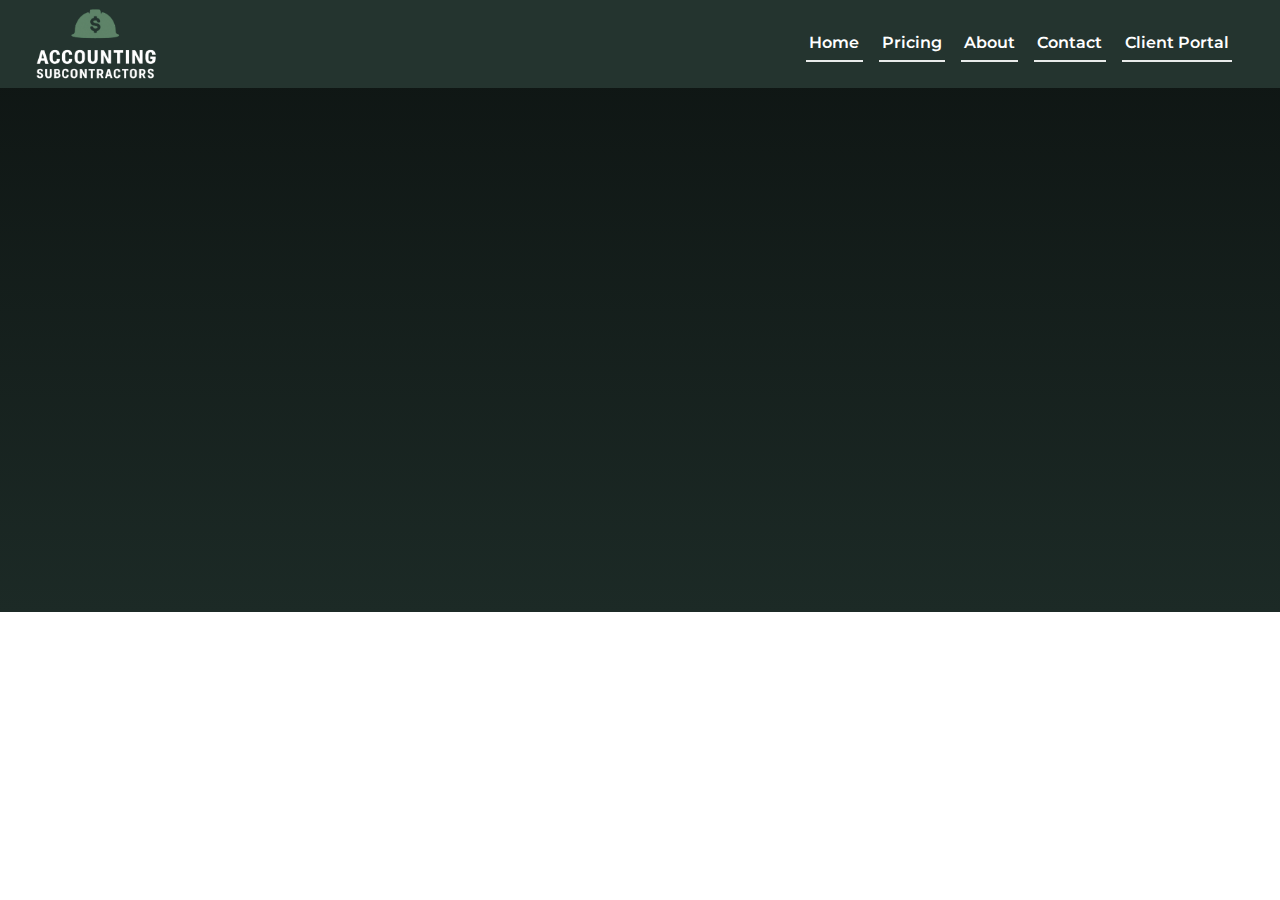
<file: client-portal.html>
<!DOCTYPE html>
<html lang="en">
<head>
  <meta charset="utf-8" />
  <meta name="viewport" content="width=device-width, initial-scale=1" />
  <title>Client Portal | Accounting Subcontractors</title>

  <link rel="stylesheet" href="styles.css" />
  <link rel="icon" href="images/acc_sub_Logo.png" type="image/png" />
  <link href="https://fonts.googleapis.com/css2?family=Montserrat:wght@400;600;700&display=swap" rel="stylesheet" />

  <!-- Social/OG (nice when this URL is shared) -->
  <meta property="og:title" content="Accounting Subcontractors Client Portal" />
  <meta property="og:description" content="Secure access to your documents, tasks, and messages." />
  <meta property="og:image" content="images/acc_sub_Logo.png" />
  <meta name="theme-color" content="#24342F" />

  <style>
    :root{
      --deep-green-black: #24342F;
      --sage-green: #5A775F;
      --pure-white: #fff;
    }
    body.portal-landing .site-header { background: var(--deep-green-black); }
    .portal-hero {
      min-height: 60vh;
      display: grid;
      place-items: center;
      text-align: center;
      padding: 3rem 1rem;
      background: linear-gradient(180deg, #0f1614, #1c2a26);
      color: var(--pure-white);
    }
    .portal-card {
      background: #ffffff10;
      border: 1px solid #ffffff30;
      backdrop-filter: blur(8px);
      border-radius: 16px;
      padding: 2rem;
      max-width: 640px;
      margin: 0 auto;
      box-shadow: 0 10px 30px rgba(0,0,0,.25);
    }
    .portal-card img.logo {
      width: 120px; height: auto; margin-bottom: 1rem;
      filter: drop-shadow(0 4px 10px rgba(0,0,0,.35));
    }
    .portal-card h1 { font-size: 1.9rem; margin: .25rem 0 .75rem; }
    .portal-card p  { opacity: .9; margin-bottom: 1.25rem; }

    .portal-actions {
      display: flex; gap: .75rem; justify-content: center; flex-wrap: wrap;
    }
    .btn-primary {
      display: inline-block; background: var(--sage-green); color:#fff;
      padding: .9rem 1.4rem; border-radius: 10px; font-weight: 700;
      text-decoration: none; border: 2px solid var(--sage-green);
      transition: background .25s ease, transform .05s ease;
    }
    .btn-primary:hover { background:#2e6d4a; }
    .btn-primary:active { transform: translateY(1px); }

    .hint { font-size: .95rem; opacity: .85; margin-top: .75rem; }
    .spinner {
      width: 28px; height: 28px; border: 3px solid #fff5; border-top-color: #fff;
      border-radius: 50%; margin: .75rem auto 0; animation: spin 1s linear infinite;
    }
    @keyframes spin { to { transform: rotate(360deg); } }
  </style>
</head>
<body class="portal-landing">
  <header class="site-header">
    <div class="container">
      <img src="images/acc_sub_Logo.png" alt="Accounting Subcontractors" class="site-logo" />
      <nav class="site-nav">
        <div class="nav-links">
          <a href="index.html">Home</a>
          <a href="pricing.html">Pricing</a>
          <a href="about.html">About</a>
          <a href="index.html#contact">Contact</a>
          <a href="https://martintaxadvisory.clientportal.com/#/login" target="_blank" class="client-portal-btn">Client Portal</a>
        </div>
      </nav>
    </div>
  </header>

  <main>
    <section class="portal-hero">
      <div class="portal-card fade-in">
        <img src="images/acc_sub_Logo.png" alt="Accounting Subcontractors" class="logo" />
        <h1>Client Portal</h1>
        <p>Secure access to your documents, tasks, and messages. You’ll continue to our portal in a moment.</p>

        <div class="portal-actions">
          <a id="continueBtn" class="btn-primary"
             href="https://martintaxadvisory.clientportal.com/#/login"
             target="_self" rel="noopener">
            Continue to Portal
          </a>
        </div>
        <div class="hint">If nothing happens, click the button above.</div>
        <div class="spinner" aria-hidden="true"></div>
      </div>
    </section>
  </main>

  <script>
    // Optional auto-redirect after a short, friendly delay
    const PORTAL_URL = "https://martintaxadvisory.clientportal.com/#/login";
    setTimeout(() => { window.location.assign(PORTAL_URL); }, 1200);
  </script>
</body>
</html>
</file>
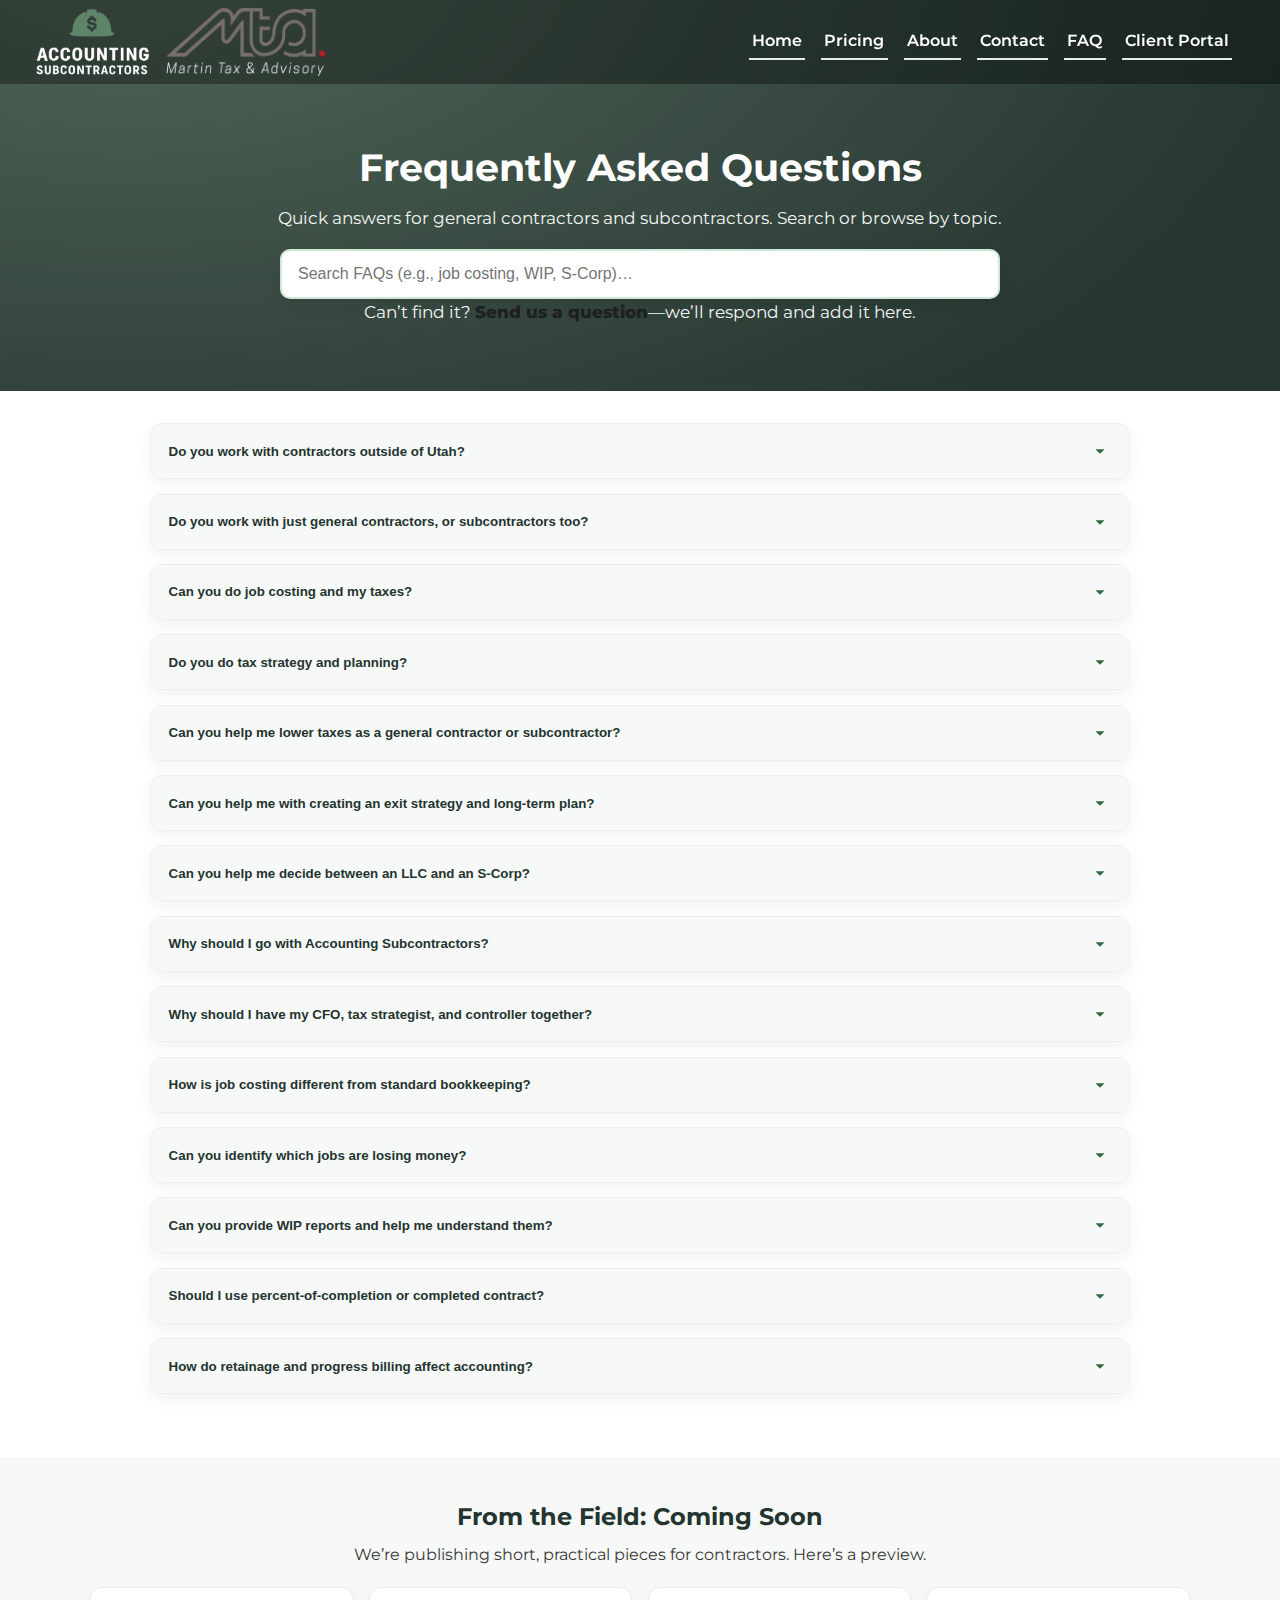
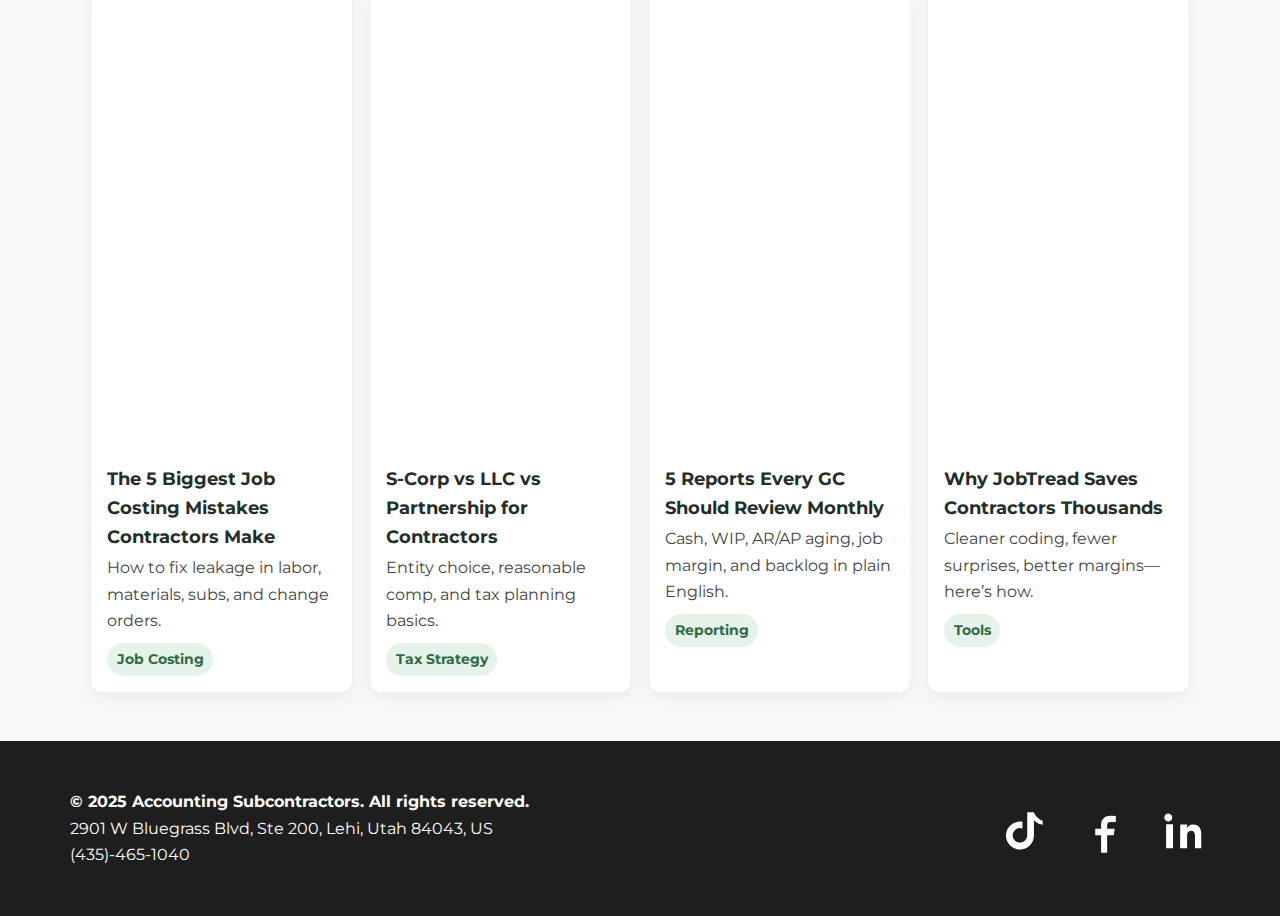
<file: faq.html>
<!doctype html>
<html lang="en">
  <!-- /* =======================================
   Accounting Subcontractors — v1.01
   Copyright owned by Devin J. Monsen
   ======================================= -->
<head>
  <meta charset="utf-8">
  <meta name="viewport" content="width=device-width, initial-scale=1">
  <meta name="description" content="Affordable bookkeeper, accountant, CPA, CFO, and advisor for subcontractors, construction and real estate with payroll, taxes, job costing and reporting." />
  <title>FAQ • Accounting Subcontractors</title>
  <!-- Preconnect + Non-blocking CSS (matches other pages) -->
 <link rel="preconnect" href="https://fonts.googleapis.com" crossorigin>
  <link rel="preconnect" href="https://fonts.gstatic.com" crossorigin>
  <link href="https://fonts.googleapis.com/css2?family=Montserrat:wght@400;600;700&display=swap" rel="stylesheet">
  <link rel="preload" href="styles.css" as="style" onload="this.onload=null;this.rel='stylesheet'">
  <noscript><link rel="stylesheet" href="styles.css"></noscript>

  <!-- Preload a tiny brand graphic if you want; otherwise remove -->
  <link rel="preload" as="image" href="images/acc_sub_Logo.webp">
</head>
<body class="faq-page">

  <header class="site-header">
  <div class="container">
    <!-- Group both logos on the left -->
    <div class="logo-group">
      <a href="https://accountingsubs.com/index.html">
        <img src="images/acc_sub_Logo.webp" alt="Accounting Subcontractors Logo" class="site-logo" width="260" height="130">
      </a>
      <a href="https://mta.cpa">
        <img src="images/mta.webp" alt="Martin Tax Logo" class="site-logo parent-logo" width="220" height="120">
      </a>
    </div>

    <!-- Navigation with hamburger -->
    <nav class="site-nav">
      <button class="nav-toggle" aria-label="toggle navigation">
        <span class="hamburger"></span>
      </button>

      <div class="nav-links">
        <a href="index.html">Home</a>
        <a href="pricing.html">Pricing</a>
        <a href="about.html">About</a>
        <a href="contact.html">Contact</a>
        <a href="faq.html">FAQ</a>
        <a href="https://martintaxadvisory.clientportal.com/#/login" target="_blank" class="client-portal-btn">
          Client Portal
        </a>
      </div>
    </nav>
  </div>
</header>

  <!-- Hero -->
  <section class="faq-hero contact-hero--brand">
    <div class="container grid-width">
      <h1>Frequently Asked Questions</h1>
      <p>Quick answers for general contractors and subcontractors. Search or browse by topic.</p>

      <div class="faq-search">
        <input id="faqSearch" type="search" placeholder="Search FAQs (e.g., job costing, WIP, S-Corp)…" autocomplete="off" />
      </div>

      <p class="faq-microcopy">Can’t find it? <a class="link-strong" href="contact.html">Send us a question</a>—we’ll respond and add it here.</p>
    </div>
  </section>

  <!-- FAQ Accordion -->
  <main class="faq-wrap">
    <div class="container grid-width">

      <section class="faq-accordion" id="faqList">

        <!-- Each .faq-item becomes a collapsible row -->
        <!-- Q/A pulled from your spreadsheet (column Q = Unnamed: 9, A = Unnamed: 10) -->

        <article class="faq-item" data-tags="coverage, multi-state, work nationwide">
          <button class="faq-q" aria-expanded="false">
            <span>Do you work with contractors outside of Utah?</span>
            <svg class="faq-caret" viewBox="0 0 24 24" aria-hidden="true"><path d="M7 10l5 5 5-5z"/></svg>
          </button>
          <div class="faq-a">
            <p>Yes — while we’re based in Utah, we work with contractors across the U.S. We handle onboarding remotely and tailor tools, workflows, and reporting to your local requirements.</p>
          </div>
        </article>

        <article class="faq-item" data-tags="general contractors, subcontractors, who we serve">
          <button class="faq-q" aria-expanded="false">
            <span>Do you work with just general contractors, or subcontractors too?</span>
            <svg class="faq-caret" viewBox="0 0 24 24" aria-hidden="true"><path d="M7 10l5 5 5-5z"/></svg>
          </button>
          <div class="faq-a">
            <p>We work with both general contractors and subcontractors. Our playbooks cover job costing, WIP, progress billing, retainage, and tax strategy for both models.</p>
          </div>
        </article>

        <article class="faq-item" data-tags="job costing, taxes, bookkeeping">
          <button class="faq-q" aria-expanded="false">
            <span>Can you do job costing and my taxes?</span>
            <svg class="faq-caret" viewBox="0 0 24 24" aria-hidden="true"><path d="M7 10l5 5 5-5z"/></svg>
          </button>
          <div class="faq-a">
            <p>Yes. We provide accurate job costing and year-round tax planning and filing—so your books are always “tax-ready” and decisions stay aligned to your after-tax cash flow.</p>
          </div>
        </article>

        <article class="faq-item" data-tags="tax strategy, planning, proactive">
          <button class="faq-q" aria-expanded="false">
            <span>Do you do tax strategy and planning?</span>
            <svg class="faq-caret" viewBox="0 0 24 24" aria-hidden="true"><path d="M7 10l5 5 5-5z"/></svg>
          </button>
          <div class="faq-a">
            <p>Absolutely. We provide proactive strategies tied to your job pipeline, entity structure, compensation, and equipment plans—so you keep more of what you earn.</p>
          </div>
        </article>

        <article class="faq-item" data-tags="lower taxes, construction, strategies">
          <button class="faq-q" aria-expanded="false">
            <span>Can you help me lower taxes as a general contractor or subcontractor?</span>
            <svg class="faq-caret" viewBox="0 0 24 24" aria-hidden="true"><path d="M7 10l5 5 5-5z"/></svg>
          </button>
          <div class="faq-a">
            <p>Yes — we use proven contractor-specific strategies around job costing accuracy, timing of purchases, entity choice, and compensation planning to reduce liability.</p>
          </div>
        </article>

        <article class="faq-item" data-tags="exit strategy, planning, owner goals">
          <button class="faq-q" aria-expanded="false">
            <span>Can you help me with creating an exit strategy and long-term plan?</span>
            <svg class="faq-caret" viewBox="0 0 24 24" aria-hidden="true"><path d="M7 10l5 5 5-5z"/></svg>
          </button>
          <div class="faq-a">
            <p>Yes — we work with owners to develop clear, practical targets (profit, backlog, and team metrics), then align tax and reporting to increase enterprise value.</p>
          </div>
        </article>

        <article class="faq-item" data-tags="entity choice, s-corp, llc">
          <button class="faq-q" aria-expanded="false">
            <span>Can you help me decide between an LLC and an S-Corp?</span>
            <svg class="faq-caret" viewBox="0 0 24 24" aria-hidden="true"><path d="M7 10l5 5 5-5z"/></svg>
          </button>
          <div class="faq-a">
            <p>Yes — we’ll look at your business structure, reasonable comp, liability, and growth plans to recommend an approach and help implement the change if it’s beneficial.</p>
          </div>
        </article>

        <article class="faq-item" data-tags="why us, differentiator, specialized">
          <button class="faq-q" aria-expanded="false">
            <span>Why should I go with Accounting Subcontractors?</span>
            <svg class="faq-caret" viewBox="0 0 24 24" aria-hidden="true"><path d="M7 10l5 5 5-5z"/></svg>
          </button>
          <div class="faq-a">
            <p>We combine construction-specific bookkeeping, WIP, and job-costing with proactive tax strategy—under one roof—so your reporting, decisions, and taxes are in sync.</p>
          </div>
        </article>

        <article class="faq-item" data-tags="cfo, tax strategist, controller, together">
          <button class="faq-q" aria-expanded="false">
            <span>Why should I have my CFO, tax strategist, and controller together?</span>
            <svg class="faq-caret" viewBox="0 0 24 24" aria-hidden="true"><path d="M7 10l5 5 5-5z"/></svg>
          </button>
          <div class="faq-a">
            <p>When your financial strategy, reporting, and tax plan are handled by the same team, you get faster decisions, fewer surprises, and better after-tax outcomes.</p>
          </div>
        </article>

        <article class="faq-item" data-tags="job costing vs bookkeeping, difference">
          <button class="faq-q" aria-expanded="false">
            <span>How is job costing different from standard bookkeeping?</span>
            <svg class="faq-caret" viewBox="0 0 24 24" aria-hidden="true"><path d="M7 10l5 5 5-5z"/></svg>
          </button>
          <div class="faq-a">
            <p>Standard bookkeeping shows total income and expenses. Job costing tracks costs and profit by job so you know which work is winning and where to adjust.</p>
          </div>
        </article>

        <article class="faq-item" data-tags="identify losing jobs, margin, accuracy">
          <button class="faq-q" aria-expanded="false">
            <span>Can you identify which jobs are losing money?</span>
            <svg class="faq-caret" viewBox="0 0 24 24" aria-hidden="true"><path d="M7 10l5 5 5-5z"/></svg>
          </button>
          <div class="faq-a">
            <p>Yes — with proper job costing, we can pinpoint under-performing jobs fast, then fix issues like labor coding, change orders, or vendor leakages.</p>
          </div>
        </article>

        <article class="faq-item" data-tags="wip reports, under/over billing">
          <button class="faq-q" aria-expanded="false">
            <span>Can you provide WIP reports and help me understand them?</span>
            <svg class="faq-caret" viewBox="0 0 24 24" aria-hidden="true"><path d="M7 10l5 5 5-5z"/></svg>
          </button>
          <div class="faq-a">
            <p>Yes — we prepare Work in Progress (WIP) reports and review under/over billing, percent-complete, and margin trends with you monthly.</p>
          </div>
        </article>

        <article class="faq-item" data-tags="revenue recognition, percent of completion, completed contract">
          <button class="faq-q" aria-expanded="false">
            <span>Should I use percent-of-completion or completed contract?</span>
            <svg class="faq-caret" viewBox="0 0 24 24" aria-hidden="true"><path d="M7 10l5 5 5-5z"/></svg>
          </button>
          <div class="faq-a">
            <p>It depends on project size, duration, and your goals. We’ll help select and implement the right method and keep your tax plan aligned.</p>
          </div>
        </article>

        <article class="faq-item" data-tags="retainage, progress billing, cash flow">
          <button class="faq-q" aria-expanded="false">
            <span>How do retainage and progress billing affect accounting?</span>
            <svg class="faq-caret" viewBox="0 0 24 24" aria-hidden="true"><path d="M7 10l5 5 5-5z"/></svg>
          </button>
          <div class="faq-a">
            <p>They directly impact cash flow and revenue timing. We set up your AR, invoicing cadence, and WIP to reflect retainage and progress billing accurately.</p>
          </div>
        </article>

      </section>
    </div>
  </main>

  <!-- Blog Teasers (from your ideas list) -->
  <section class="blog-teasers">
    <div class="container grid-width">
      <h2>From the Field: Coming Soon</h2>
      <p class="sub">We’re publishing short, practical pieces for contractors. Here’s a preview.</p>

      <div class="teaser-grid">
        <article class="teaser">
          <img src="images/coming-soon.webp" alt="Blog coming soon" loading="lazy" decoding="async" width="560" height="320">
          <h3>The 5 Biggest Job Costing Mistakes Contractors Make</h3>
          <p class="excerpt">How to fix leakage in labor, materials, subs, and change orders.</p>
          <span class="pill">Job Costing</span>
        </article>
        <article class="teaser">
          <img src="images/coming-soon.webp" alt="Blog coming soon" loading="lazy" decoding="async" width="560" height="320">
          <h3>S-Corp vs LLC vs Partnership for Contractors</h3>
          <p class="excerpt">Entity choice, reasonable comp, and tax planning basics.</p>
          <span class="pill">Tax Strategy</span>
        </article>
        <article class="teaser">
          <img src="images/coming-soon.webp" alt="Blog coming soon" loading="lazy" decoding="async" width="560" height="320">
          <h3>5 Reports Every GC Should Review Monthly</h3>
          <p class="excerpt">Cash, WIP, AR/AP aging, job margin, and backlog in plain English.</p>
          <span class="pill">Reporting</span>
        </article>
        <article class="teaser">
          <img src="images/coming-soon.webp" alt="Blog coming soon" loading="lazy" decoding="async" width="560" height="320">
          <h3>Why JobTread Saves Contractors Thousands</h3>
          <p class="excerpt">Cleaner coding, fewer surprises, better margins—here’s how.</p>
          <span class="pill">Tools</span>
        </article>
      </div>
    </div>
  </section>

  <!-- Footer (reuse your existing) -->
  <footer class="site-footer">
  <div class="footer-content">
    <div class="footer-left">
      <p><strong>&copy; 2025 Accounting Subcontractors. All rights reserved.</strong></p>
      <p>2901 W Bluegrass Blvd, Ste 200, Lehi, Utah 84043, US</p>
      <p>(435)-465-1040</p>
    </div>
    <div class="footer-right">
  <!-- TikTok -->
  <a href="https://www.tiktok.com" target="_blank" aria-label="TikTok">
    <svg width="52" height="50" viewBox="0 0 24 24" fill="currentColor" aria-hidden="true">
      <path d="M21 8.5a7.5 7.5 0 01-5.2-2.2v7.4a6.7 6.7 0 11-6.7-6.7c.4 0 .8 0 1.2.1v3.2a3.4 3.4 0 00-1.2-.2 3.5 3.5 0 103.5 3.5V2.5h3.1a7.5 7.5 0 004.3 4.1v1.9z"/>
    </svg>
  </a>
  <!-- Facebook -->
  <a href="https://www.facebook.com" target="_blank" aria-label="Facebook">
    <svg width="52" height="52" viewBox="0 0 24 24" fill="currentColor" aria-hidden="true">
      <path d="M13 22v-8h3l.5-3H13V9.3c0-.9.3-1.5 1.7-1.5H17V5.1A21 21 0 0014.6 5C12 5 10.2 6.6 10.2 9v2H7.5v3h2.7v8h2.8z"/>
    </svg>
  </a>
  <!-- LinkedIn -->
  <a href="https://www.linkedin.com" target="_blank" aria-label="LinkedIn">
    <svg width="52" height="52" viewBox="0 0 24 24" fill="currentColor" aria-hidden="true">
      <path d="M6.94 8.9H3.75V20h3.19V8.9zM5.35 7.5A1.85 1.85 0 115.34 4 1.85 1.85 0 015.35 7.5zM20.25 20h-3.18v-5.8c0-1.38-.5-2.33-1.75-2.33-.95 0-1.52.64-1.77 1.26-.09.22-.11.53-.11.84V20h-3.18s.04-9.9 0-11h3.18v1.56c.42-.65 1.17-1.57 2.85-1.57 2.08 0 3.66 1.36 3.66 4.28V20z"/>
    </svg>
  </a>
  </div>
    </footer>

  <!-- JSON-LD (FAQPage) for SEO -->
  <script type="application/ld+json">
  {
    "@context":"https://schema.org",
    "@type":"FAQPage",
    "mainEntity":[
      {"@type":"Question","name":"Do you work with contractors outside of Utah?","acceptedAnswer":{"@type":"Answer","text":"Yes — while we’re based in Utah, we work with contractors across the U.S. We handle onboarding remotely and tailor tools, workflows, and reporting to your local requirements."}},
      {"@type":"Question","name":"Do you work with just general contractors, or subcontractors too?","acceptedAnswer":{"@type":"Answer","text":"We work with both general contractors and subcontractors. Our playbooks cover job costing, WIP, progress billing, retainage, and tax strategy for both models."}},
      {"@type":"Question","name":"Can you do job costing and my taxes?","acceptedAnswer":{"@type":"Answer","text":"Yes. We provide accurate job costing and year-round tax planning and filing—so your books are always tax-ready and decisions stay aligned to your after-tax cash flow."}},
      {"@type":"Question","name":"Do you do tax strategy and planning?","acceptedAnswer":{"@type":"Answer","text":"Absolutely. We provide proactive strategies tied to your job pipeline, entity structure, compensation, and equipment plans—so you keep more of what you earn."}},
      {"@type":"Question","name":"Can you help me lower taxes as a general contractor or subcontractor?","acceptedAnswer":{"@type":"Answer","text":"Yes — we use proven contractor-specific strategies around job costing accuracy, timing of purchases, entity choice, and compensation planning to reduce liability."}},
      {"@type":"Question","name":"Can you help me with creating an exit strategy and long-term plan?","acceptedAnswer":{"@type":"Answer","text":"Yes — we work with owners to develop clear, practical targets (profit, backlog, and team metrics), then align tax and reporting to increase enterprise value."}},
      {"@type":"Question","name":"Can you help me decide between an LLC and an S-Corp?","acceptedAnswer":{"@type":"Answer","text":"Yes — we’ll look at your business structure, reasonable comp, liability, and growth plans to recommend an approach and help implement the change if it’s beneficial."}},
      {"@type":"Question","name":"Why should I go with Accounting Subcontractors?","acceptedAnswer":{"@type":"Answer","text":"We combine construction-specific bookkeeping, WIP, and job-costing with proactive tax strategy—under one roof—so your reporting, decisions, and taxes are in sync."}},
      {"@type":"Question","name":"Why should I have my CFO, tax strategist, and controller together?","acceptedAnswer":{"@type":"Answer","text":"When your financial strategy, reporting, and tax plan are handled by the same team, you get faster decisions, fewer surprises, and better after-tax outcomes."}},
      {"@type":"Question","name":"How is job costing different from standard bookkeeping?","acceptedAnswer":{"@type":"Answer","text":"Standard bookkeeping shows total income and expenses. Job costing tracks costs and profit by job so you know which work is winning and where to adjust."}},
      {"@type":"Question","name":"Can you identify which jobs are losing money?","acceptedAnswer":{"@type":"Answer","text":"Yes — with proper job costing, we can pinpoint under-performing jobs fast, then fix issues like labor coding, change orders, or vendor leakages."}},
      {"@type":"Question","name":"Can you provide WIP reports and help me understand them?","acceptedAnswer":{"@type":"Answer","text":"Yes — we prepare Work in Progress (WIP) reports and review under/over billing, percent-complete, and margin trends with you monthly."}},
      {"@type":"Question","name":"Should I use percent-of-completion or completed contract?","acceptedAnswer":{"@type":"Answer","text":"It depends on project size, duration, and your goals. We’ll help select and implement the right method and keep your tax plan aligned."}},
      {"@type":"Question","name":"How do retainage and progress billing affect accounting?","acceptedAnswer":{"@type":"Answer","text":"They directly impact cash flow and revenue timing. We set up your AR, invoicing cadence, and WIP to reflect retainage and progress billing accurately."}}
    ]
  }
    </script>

    <script src="script.js" defer></script>
</body>
</html>
</file>
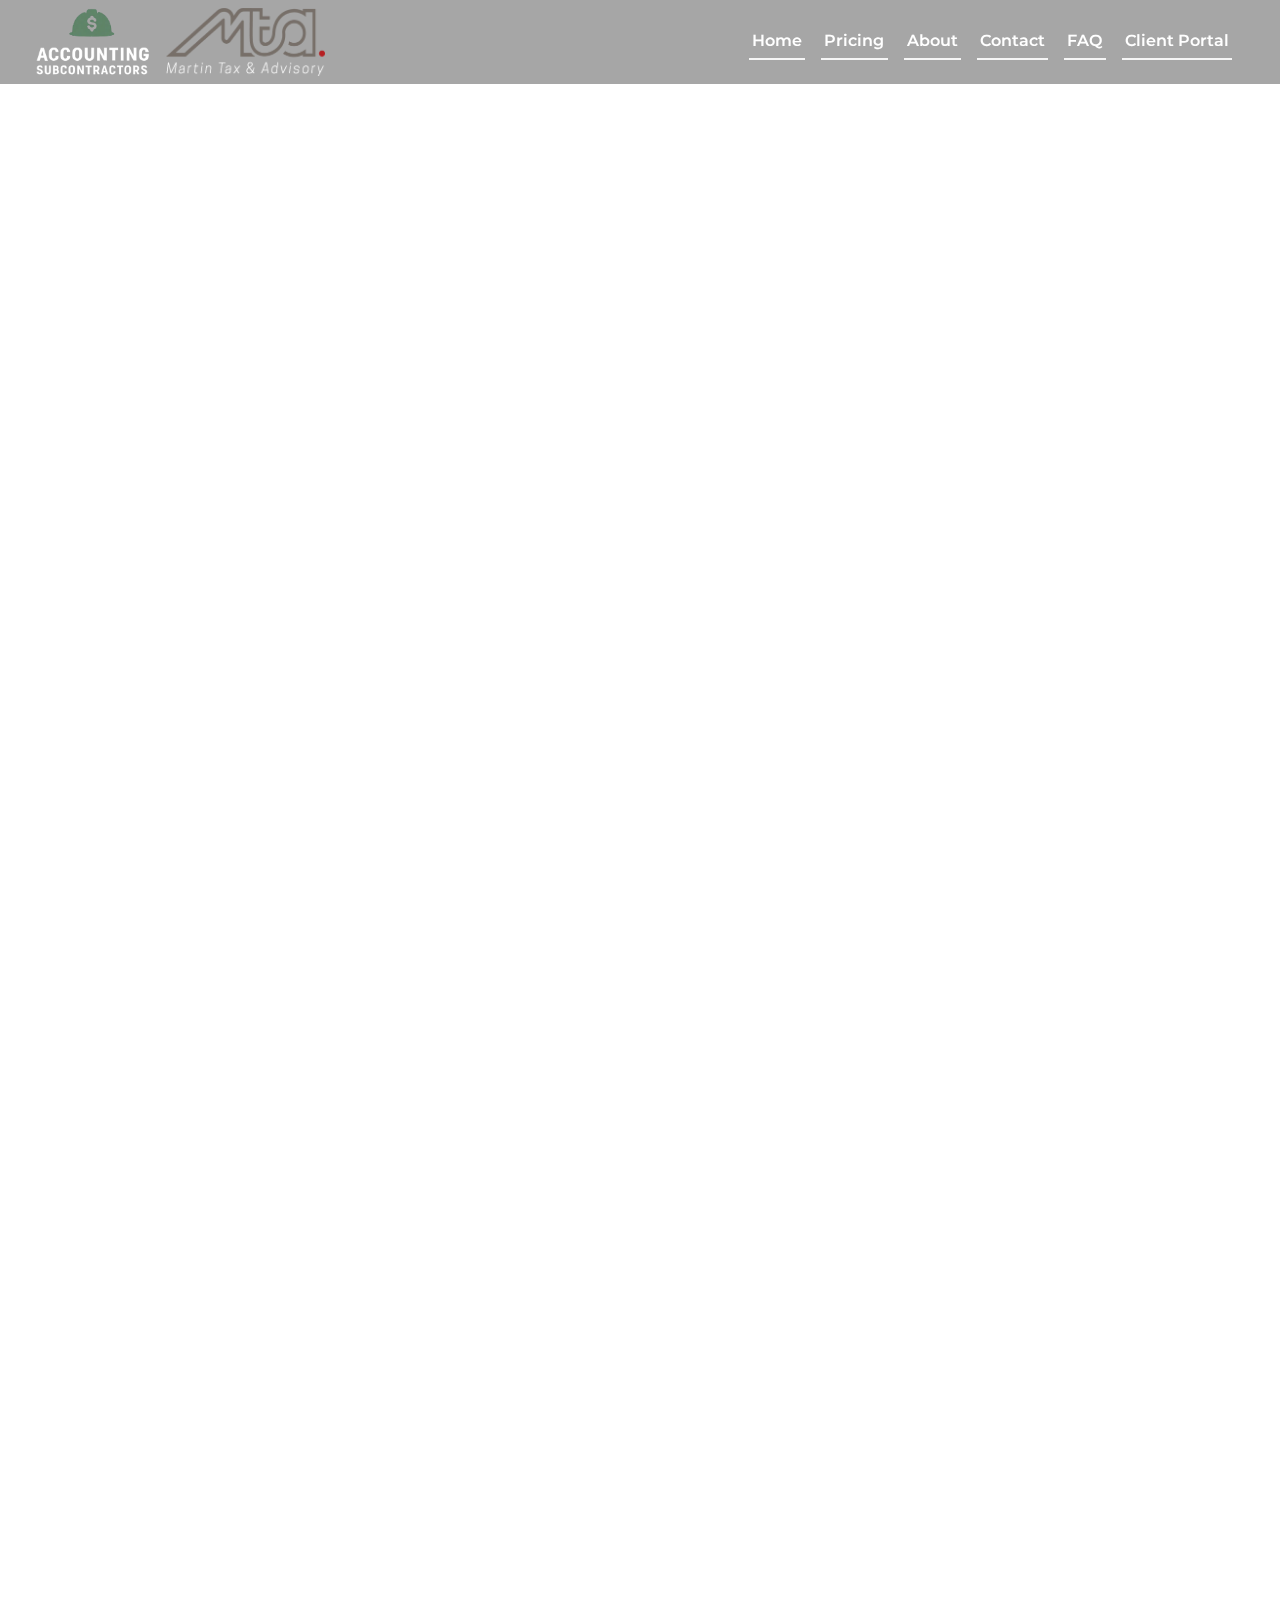
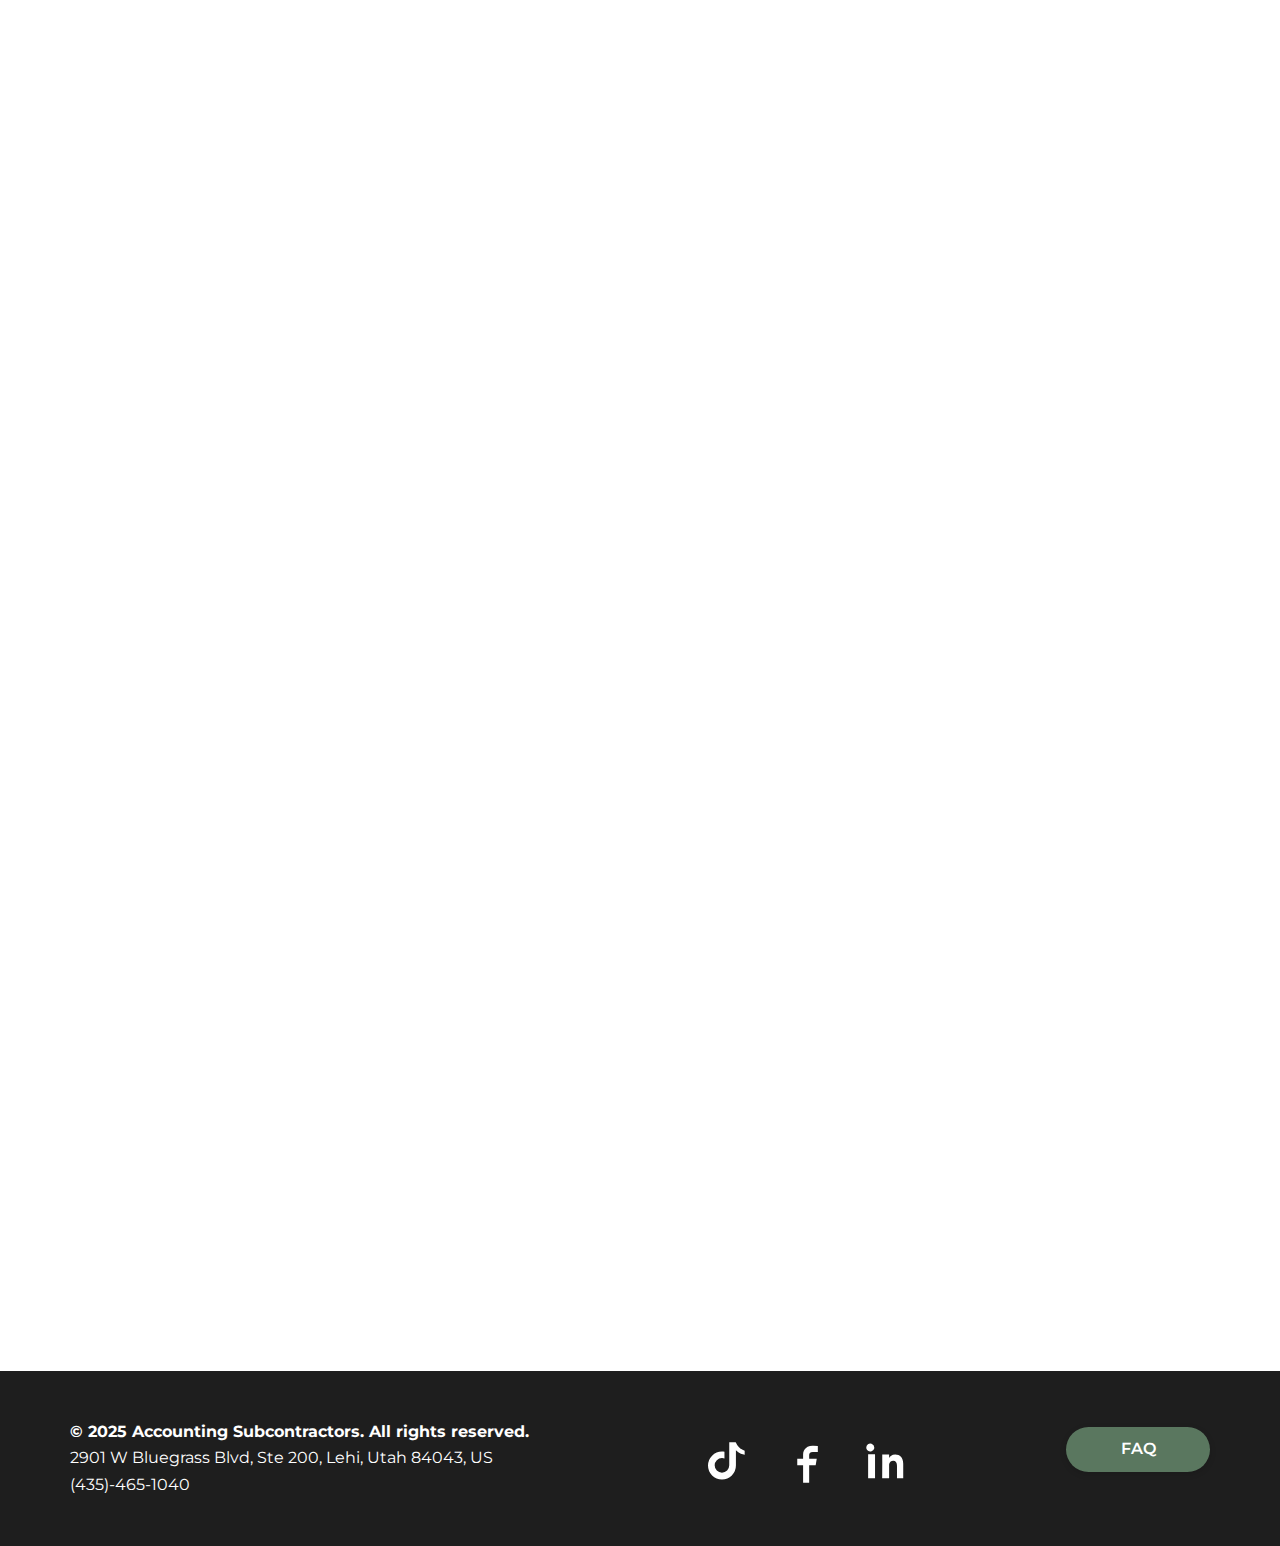
<file: pricing.html>
<!DOCTYPE html>
<html lang="en">
  <head>
    <!-- /* =======================================
    Accounting Subcontractors — v1.01
    Copyright owned by Devin J. Monsen
    ======================================= -->
    <meta charset="UTF-8" />
    <meta name="viewport" content="width=device-width, initial-scale=1.0" />
    <meta name="description" content="Affordable bookkeeper, accountant, CPA, CFO, and advisor for subcontractors, construction and real estate with payroll, taxes, job costing and reporting." />
    <title>Pricing | Accounting Subcontractors</title>
    <!-- Non-blocking CSS -->
    <link rel="preload" href="styles.css" as="style" onload="this.onload=null;this.rel='stylesheet'">
    <noscript><link rel="stylesheet" href="styles.css"></noscript>
    <link rel="preconnect" href="https://fonts.googleapis.com" crossorigin>
    <link rel="preconnect" href="https://fonts.gstatic.com" crossorigin>

    <!-- Non-blocking font load -->
    <link rel="preload"
          as="style"
          href="https://fonts.googleapis.com/css2?family=Montserrat:wght@400;600;700&display=swap"
          onload="this.onload=null;this.rel='stylesheet'">
    <noscript>
      <link rel="stylesheet"
            href="https://fonts.googleapis.com/css2?family=Montserrat:wght@400;600;700&display=swap">
    </noscript>
    <script defer src="script.js"></script>
  </head>
  <!-- Google tag (gtag.js) -->
  <script async src="https://www.googletagmanager.com/gtag/js?id=G-CQM1P3XJBH"></script>
  <script>
    window.dataLayer = window.dataLayer || [];
    function gtag(){dataLayer.push(arguments);}
    gtag('js', new Date());

    gtag('config', 'G-CQM1P3XJBH');
  </script>

  <body class="pricing-page">
    <header class="site-header">
    <div class="container">
      <!-- Group both logos on the left -->
      <div class="logo-group">
        <a href="https://accountingsubs.com/index.html">
          <img src="images/acc_sub_Logo.webp" alt="Accounting Subcontractors Logo" class="site-logo" width="260" height="130">
        </a>
        <a href="https://mta.cpa">
          <img src="images/mta.webp" alt="Martin Tax Logo" class="site-logo parent-logo" width="220" height="120">
        </a>
      </div>

      <!-- Navigation with hamburger -->
      <nav class="site-nav">
        <button class="nav-toggle" aria-label="toggle navigation">
          <span class="hamburger"></span>
        </button>

        <div class="nav-links">
          <a href="index.html">Home</a>
          <a href="pricing.html">Pricing</a>
          <a href="about.html">About</a>
          <a href="contact.html">Contact</a>
          <a href="faq.html">FAQ</a>
          <a href="https://martintaxadvisory.clientportal.com/#/login" target="_blank" class="client-portal-btn">
            Client Portal
          </a>
        </div>
      </nav>
    </div>
  </header>

    <main>
      <section class="fade-in">
        <div class="container">
          <h1 class="service-comparison-title">Service Comparison</h1>
          <div class="table-wrapper">
          <table class="comparison-table" style="width: 50%; margin: 0 auto;">
            <thead>
              <tr>
                <th>Feature</th>
                <th>DIY</th>
                <th>Bookkeepers</th>
                <th>Accounting Subcontractors</th>
              </tr>
            </thead>
            <tbody>
              <tr><td>Industry Expertise(Construction & Real Estate)</td><td class="check">✔</td><td class="cross">✘</td><td class="check">✔</td></tr>
              <tr><td>CPA Oversight</td><td class="cross">✘</td><td class="cross">✘</td><td class="check">✔</td></tr>
              <tr><td>Tax Expertise</td><td class="cross">✘</td><td class="cross">✘</td><td class="check">✔</td></tr>
              <tr><td>Chart of Accounts Setup</td><td class="cross">✘</td><td class="check">✔</td><td class="check">✔</td></tr>
              <tr><td>Job Costing & Reporting</td><td class="cross">✘</td><td class="check">✔</td><td class="check">✔</td></tr>
              <tr><td>Cashflow Forecasting</td><td class="cross">✘</td><td class="cross">✘</td><td class="check">✔</td></tr>
              <tr><td>Monthly Reporting</td><td class="cross">✘</td><td class="check">✔</td><td class="check">✔</td></tr>
              <tr><td>Tax Return Ready Books</td><td class="cross">✘</td><td class="cross">✘</td><td class="check">✔</td></tr>
              <tr><td>Scaling Capacity</td><td class="cross">✘</td><td class="cross">✘</td><td class="check">✔</td></tr>
              <tr><td>Owner Time Saved</td><td class="cross">✘</td><td class="cross">✘</td><td class="check">✔</td></tr>
              <tr><td>Cost of Errors</td><td class="cross">✘</td><td class="cross">✘</td><td class="check">✔</td></tr>
              <tr><td>JobTread and QuickBooks Certified</td><td class="cross">✘</td><td class="cross">✘</td><td class="check">✔</td></tr>
            </tbody>
          </table>
          </div>
        </div>
      </section>

  

      <!-- ====== PLAN CARDS (anchored, friendly pricing) ====== -->
    <section class="pricing-plans fade-in">
    <div class="container grid-width">
      <div class="plans-header">
    <h2>Choose your plan</h2>
    <p>Transparent, construction-ready accounting. Each card shows all included services</p>
  </div>

  <div class="plan-grid plan-grid--four">
    <!-- BOOKKEEPING -->
    <article class="plan-card" data-plan="bookkeeping">
      <header class="plan-card__head">
        <h3 class="plan-title">Bookkeeping<br>Package</h3>
        <!-- <p class="plan-tagline">removed per request</p> -->
      </header>

      <div class="plan-card__price-row">
        <div class="price-main">
          <span class="price-prefix">Starting at</span>
          <span class="price-amount" data-base="800">$800</span>
          <span class="price-suffix">/mo</span>
        </div>
        <div class="price-addon">
          <span class="addon-amount" data-addon-total="1050">$1,050</span>
          <span class="addon-note">with business + personal return</span>
        </div>
      </div>

      <div class="plan-body">
        <h4 class="plan-subhead">Included</h4>
        <ul class="plan-features">
        <li>General Bookkeeping</li>
        <li>Monthly Bank and Credit Card Reconciliations</li>
        <li>Accurate &amp; Ready Books</li>
        <li>Video of Monthly Review of Financials</li>
  </ul>

        <a href="contact.html" class="cta btn-proposal">Get Proposal</a>
        <p class="small-note">Final pricing depends on toolchain & monthly volume.</p>
      </div>
    </article>

    <!-- CONTROLLER -->
    <article class="plan-card" data-plan="controller">
      <header class="plan-card__head">
        <h3 class="plan-title">Controller<br>Package</h3>
      </header>

      <div class="plan-card__price-row">
        <div class="price-main">
          <span class="price-prefix">Starting at</span>
          <span class="price-amount" data-base="1500">$1,500</span>
          <span class="price-suffix">/mo</span>
        </div>
        <div class="price-addon">
          <span class="addon-amount" data-addon-total="1750">$1,750</span>
          <span class="addon-note">with business + personal return</span>
        </div>
      </div>

      <div class="plan-body">
        <h4 class="plan-subhead">Included</h4>
      <ul class="plan-features">
        <!-- Bookkeeping set -->
        <li>General Bookkeeping</li>
        <li>Monthly Bank and Credit Card Reconciliations</li>
        <li>Accurate &amp; Ready Books</li>
        <li>Video of Monthly Review of Financials</li>
        <!-- Controller adds -->
      <li>JobTread and Quickbooks Workflow Alignment</li>
      <li>Job Costing</li>
      <li>Monthly WIP Report</li>
        <li>Reports by the 15th of the following month</li>
        <li>A/R and A/P Review</li>
      </ul>

        <a href="contact.html" class="cta btn-proposal">Get Proposal</a>
        <p class="small-note">We tailor for your field apps, users, and approvals.</p>
      </div>
    </article>

    <!-- CFO -->
    <article class="plan-card featured" data-plan="cfo">
      <div class="plan-card__ribbon">Most Comprehensive</div>
      <header class="plan-card__head">
        <h3 class="plan-title">CFO<br>Package</h3>
      </header>

      <div class="plan-card__price-row">
        <div class="price-main">
          <span class="price-prefix">Starting at</span>
          <span class="price-amount" data-base="3500">$3,500</span>
          <span class="price-suffix">/mo</span>
        </div>
        <div class="price-addon">
          <span class="addon-amount" data-addon-total="3750">$3,750</span>
          <span class="addon-note">with business + personal return</span>
        </div>
      </div>

      <div class="plan-body">
        <h4 class="plan-subhead">Included</h4>
        <ul class="plan-features">
          <!-- Bookkeeping set -->
          <li>General Bookkeeping</li>
          <li>Monthly Bank and Credit Card Reconciliations</li>
        <li>Accurate &amp; Ready Books</li>
          <li>Video of Monthly Review of Financials</li>
          <!-- Controller set -->
        <li>JobTread and Quickbooks Workflow Alignment</li>
            <li>Job Costing</li>
            <li>Monthly WIP Report</li>
            <li class="priority-report">
            Reports by the 10th of the following month
            <small class="priority-note">Priority Reporting!</small>
            </li>
            <li>A/R and A/P Review</li>
          <!-- CFO adds -->
          <li>12-Week Cash Flow Projection</li>
          <li>Cash Flow &amp; P&amp;L Analysis</li>
          <li>Monthly KPI Dashboard</li>
            <li>Monthly WIP Review with Leadership</li>
            <li>Monthly Leadership Meeting</li>
          </ul>

        <a href="contact.html" class="cta cta--primary btn-proposal">Get Proposal</a>
        <p class="small-note">Scope and cadence set in a short kickoff call.</p>
      </div>
    </article>

    <!-- ADVISORY -->
    <article class="plan-card" data-plan="advisory">
      <header class="plan-card__head">
        <h3 class="plan-title">Advisory<br>Package</h3>
      </header>

      <div class="plan-card__price-row">
        <div class="price-main">
          <span class="price-prefix">Starting at</span>
          <span class="price-amount" data-base="2500">$2,500</span>
          <span class="price-suffix">/mo</span>
        </div>
        <div class="price-addon">
          <span class="addon-amount" data-addon-total="2750">$2,750</span>
          <span class="addon-note">with business + personal return</span>
        </div>
      </div>

      <div class="plan-body">
        <h4 class="plan-subhead">Included</h4>
        <ul class="plan-features">
        <!-- CFO set -->
        <li>12-Week Cash Flow Projection</li>
        <li>Cash Flow &amp; P&amp;L Analysis</li>
        <li>Monthly KPI Dashboard</li>
        <li>Monthly WIP Review with Leadership</li>
        <li>Monthly Leadership Meeting</li>
        <!-- Advisory adds -->
        <li>Advanced Planning &amp; Forecasting</li>
        <li>Custom KPI Dashboard &amp; Model Updates</li>
      </ul>

        <a href="contact.html" class="cta btn-proposal">Get Proposal</a>
        <p class="small-note">We right-size after a brief scoping call.</p>
      </div>
    </article>
  </div>
      </div>
    </div>
    <p class="pricing-fine-print">
    <em>Inquire for the following: payroll, implementation, bill pay, tax planning, entity structure, exit strategy</em>
    </p>
    </section>
    </main>
    <footer class="site-footer">
        <div class="footer-content">
          <div class="footer-left">
            <p><strong>&copy; 2025 Accounting Subcontractors. All rights reserved.</strong></p>
            <p>2901 W Bluegrass Blvd, Ste 200, Lehi, Utah 84043, US</p>
            <p>(435)-465-1040</p>
          </div>
          <div class="footer-right">
        <!-- TikTok -->
        <a href="https://www.tiktok.com" target="_blank" aria-label="TikTok">
          <svg width="52" height="50" viewBox="0 0 24 24" fill="currentColor" aria-hidden="true">
            <path d="M21 8.5a7.5 7.5 0 01-5.2-2.2v7.4a6.7 6.7 0 11-6.7-6.7c.4 0 .8 0 1.2.1v3.2a3.4 3.4 0 00-1.2-.2 3.5 3.5 0 103.5 3.5V2.5h3.1a7.5 7.5 0 004.3 4.1v1.9z"/>
          </svg>
        </a>
        <!-- Facebook -->
        <a href="https://www.facebook.com" target="_blank" aria-label="Facebook">
          <svg width="52" height="52" viewBox="0 0 24 24" fill="currentColor" aria-hidden="true">
            <path d="M13 22v-8h3l.5-3H13V9.3c0-.9.3-1.5 1.7-1.5H17V5.1A21 21 0 0014.6 5C12 5 10.2 6.6 10.2 9v2H7.5v3h2.7v8h2.8z"/>
          </svg>
        </a>
        <!-- LinkedIn -->
        <a href="https://www.linkedin.com" target="_blank" aria-label="LinkedIn">
          <svg width="52" height="52" viewBox="0 0 24 24" fill="currentColor" aria-hidden="true">
            <path d="M6.94 8.9H3.75V20h3.19V8.9zM5.35 7.5A1.85 1.85 0 115.34 4 1.85 1.85 0 015.35 7.5zM20.25 20h-3.18v-5.8c0-1.38-.5-2.33-1.75-2.33-.95 0-1.52.64-1.77 1.26-.09.22-.11.53-.11.84V20h-3.18s.04-9.9 0-11h3.18v1.56c.42-.65 1.17-1.57 2.85-1.57 2.08 0 3.66 1.36 3.66 4.28V20z"/>
          </svg>
        </a>
        </div>
        <div class="footer-links">
        <a href="faq.html" class="footer-btn">FAQ</a>
        </div>
        </div>
      </footer>
</body>
</html>
</file>
<file: styles.css>
/* =======================================
   Accounting Subcontractors — v1.0
   Copyright owned by Devin J. Monsen
   ======================================= */
:root{
  --sage-green:#5a775f;
  --pure-white:#ffffff;
  --rich-black:#1e1e1e;
  --deep-green-black:#24342f;
}

/* =========================
   RESET / BASE
   ========================= */
*{box-sizing:border-box;margin:0;padding:0}
html{scroll-behavior:smooth}
html,body{overflow-x:hidden}
body{
  font-family:'Montserrat',sans-serif;
  color:var(--rich-black);
  background:var(--pure-white);
  line-height:1.65;
  /* Default push for fixed header; overridden on some pages below */
  padding-top:var(--header-offset,72px);
}
img{max-width:100%;display:block}
.container{width:100%;padding:0 1rem}
.container.grid-width{max-width:1140px;margin:0 auto}

/* =========================
   STICKY / GLASSY HEADER (shared)
   ========================= */
.site-header{
  position:fixed;top:0;left:0;right:0;z-index:1002;
  background:rgba(0,0,0,.35);
  transition:background .25s ease,box-shadow .25s ease,backdrop-filter .25s ease;
  box-shadow:none;
  padding:.5rem 1.25rem;
}
.site-header.scrolled{
  background:rgba(0,0,0,.55);
  backdrop-filter:blur(6px);
  box-shadow:0 4px 12px rgba(0,0,0,.12);
}
.site-header .container{
  display:flex;align-items:center;justify-content:space-between;gap:1rem
}
.site-logo{height:72px;display:block;width:auto;object-fit:contain}

/* Prevent header fades from hiding content */
.site-header .fade-in{opacity:1 !important;transform:none !important}

/* =========================
   NAVIGATION
   ========================= */
.site-nav{display:flex;align-items:center;gap:1rem}
.nav-links a{
  color:#fff;text-decoration:none;font-weight:600;font-size:1rem;position:relative;
  padding:.25rem .2rem .35rem;margin-right:.75rem;display:inline-block;
}
.nav-links a::after{
  content:"";position:absolute;left:0;right:0;bottom:0;height:2px;background:#fff;opacity:.9;
}
.client-portal-btn{
  padding:.55rem .9rem;border-radius:8px;font-weight:700;text-decoration:none;
  transition:background .25s ease,transform .05s ease
}
.client-portal-btn:hover{background:#2e6d4a}
.client-portal-btn:active{transform:translateY(1px)}

/* Hamburger + Drawer (mobile) */
.nav-toggle{
  display:none;background:transparent;border:0;width:42px;height:42px;position:relative;cursor:pointer;z-index:1003;
}
.nav-toggle .hamburger,
.nav-toggle .hamburger::before,
.nav-toggle .hamburger::after{
  content:"";position:absolute;left:0;width:24px;height:2.5px;background:#fff;border-radius:2px;
  transition:transform .25s ease,opacity .2s ease;
}
.nav-toggle .hamburger{top:50%;transform:translateY(-50%)}
.nav-toggle .hamburger::before{top:-7px}
.nav-toggle .hamburger::after{top:7px}
body.nav-open .nav-toggle .hamburger{transform:translateY(-50%) rotate(45deg)}
body.nav-open .nav-toggle .hamburger::before{opacity:0}
body.nav-open .nav-toggle .hamburger::after{transform:translateY(-14px) rotate(-90deg)}

@media (max-width:768px){
  .nav-toggle{display:inline-block}
  .nav-links{
    position:fixed;top:0;right:0;width:80%;max-width:320px;height:100vh;
    padding:5.5rem 1.25rem 2rem;display:flex;flex-direction:column;gap:1rem;
    background:rgba(0,0,0,.95);transform:translateX(100%);transition:transform .28s ease;z-index:1002;
  }
  .nav-links.show{transform:translateX(0)}
  body.nav-open{overflow:hidden}
  .nav-links a{margin-right:0}
  .nav-links .client-portal-btn{
    display:block;width:100%;text-align:left;padding:.7rem 1rem;margin:0;border-radius:8px
  }
}

/* =========================
   HERO (“section-border”) — Home
   ========================= */
.section-border{
  position:relative;height:100vh;display:flex;align-items:center;justify-content:center;text-align:center;
  background-color:var(--deep-green-black);
  background-image:url('images/blueprint.webp');
  background-repeat:no-repeat;background-size:cover;background-position:center;
}
.section-border-overlay{position:absolute;inset:0;background:rgba(36,52,47,.85);z-index:1}
.section-border .container{position:relative;z-index:2}
.section-border .container h1{
  color:#fff;font-size:clamp(1.8rem,6vw,5.2rem);line-height:1.24;max-width:900px;margin:0 auto
}
.section-border .container p{
  color:#fff;font-size:clamp(1rem,3.6vw,1.9rem);line-height:1.4;max-width:700px;margin:.6rem auto 0
}

/* Pull hero under fixed header (no white band on home) */
body > .section-border{margin-top:calc(var(--header-offset,72px) * -1)}

/* =========================
   SERVICES (home)
   ========================= */
.services{background:#f7f7f7;padding:5rem 1rem;text-align:center}
.services h2{font-size:2rem;margin-bottom:3rem}
.service-grid{display:grid;grid-template-columns:repeat(auto-fit,minmax(280px,1fr));gap:3rem}
.service-box{text-align:center;padding:1rem}
.service-box img{width:80px;height:auto;object-fit:contain;margin:0 auto 1.2rem}
.service-box h3{margin:1rem 0 .5rem;font-size:1.25rem;color:var(--deep-green-black)}
.service-box p{font-size:1rem;color:#333;line-height:1.8;max-width:600px;margin:0 auto}
.pricing-button-wrapper{text-align:center;margin-top:3rem}
.pricing-button{
  background:var(--sage-green);color:#fcfcfc;padding:1rem 2.2rem;font-size:1.1rem;border:none;border-radius:6px;
  text-decoration:none;font-weight:700;transition:background .25s ease
}
.pricing-button:hover{background:#2e6d4a}

/* =========================
   ABOUT (home & about page share)
   ========================= */
.about-section{padding:6rem 2rem;background:#fff}
.about-content{max-width:1100px;margin:0 auto;position:relative}
.about-image img{width:100%;border-radius:10px;box-shadow:0 4px 10px rgba(0,0,0,.15)}
.about-box{
  position:absolute;top:50%;left:50%;transform:translate(-50%,-50%);
  background:#fff;padding:2rem 2.2rem;border-radius:10px;box-shadow:0 12px 25px rgba(0,0,0,.2);
  max-width:80%;text-align:center;z-index:2
}
.about-box blockquote{font-size:1.2rem;line-height:1.7;font-style:italic;color:#333;margin-bottom:1rem}
.about-box cite{display:block;font-size:.95rem;margin-bottom:1.2rem;color:#666}
.about-button{
  background:var(--sage-green);color:#fff;padding:.8rem 2rem;border-radius:6px;text-decoration:none;font-weight:700;transition:background .25s ease
}
.about-button:hover{background:#2e6d4a}

@media (max-width:768px){
  .about-section{padding:3rem 1rem}
  .about-box{position:static;transform:none;max-width:100%;margin:1rem auto 0;padding:1rem 1.1rem}
  .about-box blockquote{font-size:1rem;line-height:1.55}
  .about-box cite{font-size:.9rem;margin-bottom:1rem}
}

/* Let header overlay first section on About/Contact (like Home) */
body.about-page, body.contact-page{padding-top:0 !important}
.about-hero, .contact-hero{padding-top:110px}

/* =========================
   CONTACT (home)
   ========================= */
.contact{background:var(--deep-green-black);color:#fff;padding:4rem 1rem;text-align:center}
.contact-form{
  display:flex;flex-direction:column;align-items:center;gap:12px
}
.contact-form input,.contact-form textarea{
  width:100%;max-width:500px;margin:0;padding:.75rem;border:none;border-radius:6px
}
.contact-form button{
  background:var(--sage-green);color:#fff;padding:.9rem 2rem;border:none;border-radius:6px;cursor:pointer;font-weight:700
}
.contact-form button:hover{background:#2e6d4a}

/* =========================
   CONTACT PAGE EXTRAS
   ========================= */
.contact-hero--brand{
  background: radial-gradient(1200px 600px at 10% -10%, rgba(90,119,95,.55), rgba(36,52,47,.92)),
              linear-gradient(180deg, rgba(36,52,47,.85), rgba(36,52,47,.85));
  color:#fff; text-align:center; padding:4rem 1rem 3rem;
}
.contact-hero--brand h1{ font-size:2.4rem; margin-bottom:.35rem; }
.contact-hero--brand p{ font-size:1.05rem; opacity:.95; max-width:820px; margin:0 auto 1rem; }
.btn-primary{
  display:inline-block;background:var(--sage-green);color:#fff;border:2px solid var(--sage-green);
  padding:.9rem 1.4rem;border-radius:10px;font-weight:700;text-decoration:none;transition:background .25s ease
}
.btn-primary:hover{background:#2e6d4a}
.btn-outline{
  display:inline-block;background:transparent;color:#fff;border:2px solid #fff;
  padding:.9rem 1.4rem;border-radius:10px;font-weight:700;text-decoration:none;transition:opacity .25s ease
}
.btn-outline:hover{opacity:.85}

.contact-info{ background:#f7f9f8; padding:2.2rem 1rem; }
.info-grid{ display:grid; grid-template-columns:repeat(auto-fit,minmax(240px,1fr)); gap:1rem; }
.info-card{
  background:#fff; border:1.5px solid #e9efe9; border-radius:12px; padding:1.1rem 1.1rem 1rem;
  box-shadow:0 6px 16px rgba(0,0,0,.05);
}
.info-icon{ display:inline-flex; align-items:center; justify-content:center; width:40px; height:40px; border-radius:10px;
  background:#e6f3ea; color:#2f6a43; margin-bottom:.5rem; }
.info-card h3{ margin:.2rem 0 .2rem; color:var(--deep-green-black); }
.link-strong{ color:var(--rich-black); font-weight:800; text-decoration:none; border-bottom:2px solid transparent; }
.link-strong:hover{ border-bottom-color:var(--deep-green-black); color: blue;}

.contact-panels{ background:#fff; padding:2.5rem 1rem 4rem; }
.contact-panels-grid{ display:grid; grid-template-columns:1.1fr 1fr; gap:1.25rem; align-items:start; }
@media (max-width: 900px){ .contact-panels-grid{ grid-template-columns:1fr; } }
.map-card .map-card__inner{
  background:#fff; border:2px solid var(--sage-green); border-radius:12px; overflow:hidden;
  box-shadow:0 6px 16px rgba(0,0,0,.08);
}
.form-card{
  background:#fff; border:2px solid var(--sage-green); border-radius:12px; padding:1.25rem 1.25rem 1.5rem;
  box-shadow:0 6px 16px rgba(0,0,0,.08);
}
.form-card h2{ margin:0 0 .25rem 0; }
.form-card .form-sub{ color:#555; margin-bottom:1rem; }
.contact-form--card{ gap:14px; align-items:center; }
.contact-form--card .form-row{ width:100%; max-width:560px; }
.btn-block{ display:block; width:100%; max-width:560px; }
.contact-form label{ display:block; font-weight:600; margin-bottom:.35rem; color:#1e1e1e; }
.contact-form input, .contact-form textarea{
  width:100%; padding:.9rem 1rem; border-radius:8px; border:1.5px solid #d9d9d9; font-size:1rem; outline:none; background:#fff;
  transition:border-color .2s ease, box-shadow .2s ease;
}
.contact-form input:focus, .contact-form textarea:focus{
  border-color: var(--sage-green);
  box-shadow: 0 0 0 3px rgba(90,119,95,.15);
}

/* =========================
   FOOTER
   ========================= */
.site-footer{background:#1e1e1e;color:#fff;padding:3rem 2rem;font-size:1rem}
.footer-content{display:flex;justify-content:space-between;flex-wrap:wrap;max-width:1140px;margin:0 auto}
.footer-right a{color:#fff;margin-left:1.2rem;font-size:1.4rem;transition:opacity .25s ease}
.footer-right a:hover{opacity:.8}

/* =========================
   COMPARISON TABLE (desktop/tablet)
   ========================= */
.table-wrapper{width:100%;max-width:100%;overflow-x:auto;-webkit-overflow-scrolling:touch;margin:2rem auto 0;padding:0 1rem}
.comparison-table{
  width:100%;max-width:1000px;margin:0 auto;border-collapse:collapse;table-layout:fixed;font-size:1rem
}
.comparison-table th,.comparison-table td{
  border:1px solid #ddd;padding:1rem;word-wrap:break-word;overflow-wrap:anywhere
}
.comparison-table th{background:var(--deep-green-black);color:#fff}
.comparison-table tr:nth-child(even){background:#f8f8f8}
.comparison-table td:first-child{text-align:left;font-weight:600;color:#222}
@media (min-width:900px){
  .comparison-table td:first-child,.comparison-table th:first-child{
    position:sticky;left:0;background:inherit;z-index:1;
  }
}

/* =========================
   MOBILE COMPARISON CARDS (built by JS) — safe fallback
   Only hide the table if cards actually exist.
   ========================= */
.comparison-cards{display:none}
@media (max-width:900px){
  body.has-comparison-cards .comparison-table{display:none}
  body.has-comparison-cards .comparison-cards{
    display:grid;grid-template-columns:1fr;gap:1rem;padding:0 1rem;max-width:700px;margin:1.25rem auto 0
  }
  .comparison-cards .plan-card{
    background:#fff;border:1.5px solid #e6e6e6;border-radius:12px;
    box-shadow:0 6px 16px rgba(0,0,0,.06);overflow:hidden
  }
  .comparison-cards .plan-card__header{
    background:var(--deep-green-black);color:#fff;padding:1rem 1.1rem;display:flex;align-items:center;justify-content:space-between
  }
  .comparison-cards .plan-card__title{font-weight:800;font-size:1.05rem;letter-spacing:.2px}
  .comparison-cards .plan-card__body{padding:.5rem 1.1rem 1rem}
  .comparison-cards .plan-card__row{
    display:flex;align-items:center;gap:.75rem;padding:.65rem 0;border-bottom:1px solid #eee
  }
  .comparison-cards .plan-card__row:last-child{border-bottom:0}
  .comparison-cards .feat-name{flex:1;font-size:.97rem;color:#222}
  .comparison-cards .badge{
    display:inline-block;min-width:26px;height:26px;border-radius:50%;
    text-align:center;line-height:26px;font-weight:800;font-size:.9rem
  }
  .comparison-cards .badge--yes{background:#e6f3ea;color:#2f6a43}
  .comparison-cards .badge--no{background:#f4f4f4;color:#888}
}

/* =========================
   PRICING CARDS — new layout
   ========================= */
.pricing-plans{padding:2.5rem 1rem 4rem;background:#fff}
.plans-header{text-align:center;max-width:800px;margin:0 auto 1.25rem}
.plans-header h2{font-size:5rem;margin-bottom:.25rem;color:var(--deep-green-black)}
.plans-header p{color:#4a4a4a}

.plan-grid{
  display:grid;grid-template-columns:repeat(auto-fit,minmax(260px,1fr));
  gap:1.25rem;align-items:stretch
}

/* Prevent blowouts & reserve space for ribbon */
.plan-card,.plan-card *{min-width:0}
.plan-card{
  position:relative;display:flex;flex-direction:column;
  background:#fff;border:2px solid #e9efe9;border-radius:14px;
  box-shadow:0 6px 18px rgba(0,0,0,.06);
  padding:1.25rem 1.25rem 1.4rem;
  transition:transform .12s ease,box-shadow .2s ease,border-color .2s ease;
}
.plan-card:hover{transform:translateY(-2px);box-shadow:0 12px 28px rgba(0,0,0,.10);border-color:#dce9e0}
.plan-card.featured{border-color:var(--sage-green);box-shadow:0 12px 28px rgba(0,0,0,.12)}
.plan-card__ribbon{
  position:absolute;top:10px;right:10px;z-index:2;
  background:var(--sage-green);color:#fff;font-weight:800;font-size:.75rem;
  padding:5px 8px;border-radius:6px;text-transform:uppercase;letter-spacing:.2px
}
.plan-card__head{margin-bottom:.5rem;padding-right:96px} /* space for ribbon */
.plan-title{margin:0;color:var(--deep-green-black);font-size:2.5rem;overflow-wrap:anywhere}
.plan-tagline{margin:.25rem 0 0;color:#4a4a4a;font-size:.95rem;overflow-wrap:anywhere}

.plan-card__price-row{
  display:flex;align-items:flex-end;justify-content:space-between;gap:.75rem;margin:.5rem 0 1rem
}
.price-main{display:flex;align-items:baseline;gap:.35rem}
.price-prefix{color:#5c6c66;font-weight:700;font-size:.95rem}
.price-amount{color:var(--sage-green);font-weight:800;font-size:1.85rem;letter-spacing:.3px}
.price-suffix{color:#5c6c66;font-size:.95rem;font-weight:600}
.price-addon{text-align:right}
.price-addon .addon-amount{display:block;font-weight:800;font-size:1rem;color:#2b4b3e}
.price-addon .addon-note{display:block;font-size:.8rem;color:#556862;opacity:.9;margin-top:2px}

.plan-features{list-style:none;padding:0;margin:0 0 1.1rem}
.plan-features li{padding:.5rem 0;border-bottom:1px solid #eee;color:#333;font-size:.95rem}
.plan-features li:last-child{border-bottom:none}

.cta{
  display:inline-block;align-self:flex-start;background:#e6f3ea;color:#2f6a43;font-weight:800;text-decoration:none;
  padding:.7rem 1.1rem;border-radius:10px;border:2px solid #cfe7d7;
  transition:background .2s ease,border-color .2s ease,transform .05s ease
}
.cta:hover{background:#dbefe2;border-color:#c4e0cf}
.cta:active{transform:translateY(1px)}
.cta--primary{background:var(--sage-green);color:#fff;border-color:var(--sage-green)}
.cta--primary:hover{background:#2e6d4a;border-color:#2e6d4a}
.small-note{color:#6b6b6b;font-size:.85rem;margin:.65rem 0 0}

@media (max-width:900px){
  .plan-card__price-row{flex-wrap:wrap}
  .price-addon{text-align:left}
}

/* =========================
   ANIMATION HOOK
   ========================= */
.fade-in{opacity:0;transform:translateY(30px)}

/* Mobile: move the ribbon above the title so it never overlaps */
@media (max-width: 520px){
  .plan-card__ribbon{
    position: static;           /* no absolute overlap */
    display: inline-block;
    margin-bottom: .5rem;
  }
  .plan-card__head{
    padding-right: 0;           /* was 96px to reserve ribbon space */
  }
}

/* Make each card a bit wider before wrapping to next column */
.plan-grid{
  grid-template-columns: repeat(auto-fit, minmax(320px, 1fr));  /* was 260px */
}

/* Let pricing line wrap cleanly on all viewports */
.plan-card__price-row{
  flex-wrap: wrap;                /* allow line break when tight */
  row-gap: .35rem;                /* small vertical gap when it wraps */
}

/* Keep “Starting at $X /mo” as one unit and avoid squish */
.price-main{
  flex: 1 1 auto;
  min-width: 240px;               /* room for the phrase + number */
  white-space: nowrap;            /* keeps it on one line */
}
.price-amount{ line-height: 1; }  /* avoid tall-number collisions */

/* Keep the add-on price flush right (or below on wrap) */
.price-addon{
  flex: 0 0 auto;
  text-align: right;
}

/* ===== Pricing cards: force 4-in-a-row on desktop, wrap gracefully below ===== */

/* Default: fluid grid (phones/tablets) */
.plan-grid{
  grid-template-columns: repeat(auto-fit, minmax(260px, 1fr));  /* back to 260px so items don't get forced down */
  gap: 1.1rem;                                                  /* a touch tighter to make room */
}

/* Desktop: always 4 across */
@media (min-width: 1100px){
  .plan-grid{
    grid-template-columns: repeat(4, 1fr);  /* hard 4 columns */
    gap: 1.25rem;                            /* normal spacing again */
  }
}

/* Keep the overlap fixes you liked */
.plan-card__price-row{
  flex-wrap: wrap;         /* allows the add-on price to drop if tight */
  row-gap: .35rem;
}
.price-main{
  flex: 1 1 auto;
  min-width: 240px;        /* enough room for 'Starting at $X /mo' */
  white-space: nowrap;     /* keeps it on a single line */
}
.price-addon{
  flex: 0 0 auto;
  text-align: right;
}

/* Mobile: keep ribbon above the title so it never overlaps */
@media (max-width: 520px){
  .plan-card__ribbon{ position: static; display:inline-block; margin-bottom:.5rem; }
  .plan-card__head{ padding-right: 0; }
}

/* === PRICING: keep "Most Comprehensive" ribbon from overlapping title (desktop only) === */
/* 1) Make sure the header can host absolutely-positioned children */
.plan-card .plan-card__head { position: relative; }

/* 2) Keep the ribbon absolute in the top-right corner of the CARD (as you have it)
      but don't let it sit on top of the title — push content down a bit ONLY on featured cards */
@media (min-width: 992px){
  /* Undo any grid/flow experiments and go back to normal block flow for the header */
  .plan-card.featured .plan-card__head { 
    display: block;                 /* ensures simple flow */
    padding-right: 0;               /* we won't fake space on the right */
    padding-top: 2.1rem;            /* <-- this is the key: vertical clearance for the ribbon */
    min-height: 0; 
  }

  /* Keep your ribbon where it lives visually, top-right, but as a pure overlay */
  .plan-card.featured .plan-card__ribbon{
    position: absolute !important;  /* overlay, no flow impact */
    top: 10px; 
    right: 12px;
    z-index: 2;
    pointer-events: none;           /* never interferes with clicks/selection */
    margin: 0;                      /* normalize margins if any were applied earlier */
  }

  /* Tighten line-height a touch so the header block doesn't balloon */
  .plan-card.featured .plan-title   { line-height: 1.25; }
  .plan-card.featured .plan-tagline { line-height: 1.35; }
}

/* Keep the mobile behavior you liked: ribbon becomes a pill above the title */
@media (max-width: 520px){
  .plan-card__ribbon{
    position: static !important;
    display: inline-block;
    margin-bottom: .5rem;
  }
  .plan-card__head{ padding-top: 0 !important; } /* no vertical clearance needed on mobile */
}

/* === Pricing Card Layout Fix: Align "Get Proposal" buttons === */
.plan-card {
  display: flex;
  flex-direction: column;
  justify-content: space-between; /* ensures content stretches full height */
}

.plan-card__body {
  flex-grow: 1; /* take up all extra space so the button is pushed down */
  display: flex;
  flex-direction: column;
}

.plan-card__features {
  flex-grow: 1; /* features list expands to fill available space */
  margin-bottom: 1rem;
}

.plan-card .btn-proposal {
  margin-top: auto; /* push button to bottom of card */
  align-self: center; /* center horizontally */
  width: 80%; /* optional: make consistent size */
  text-align: center;
}

/* Contact hero: give it breathing room under the fixed header + make it taller */
.contact-hero--brand{
  /* push content below the header using the measured header height */
  padding-top: calc(var(--header-offset) + 1.5rem) !important;

  /* make the hero visually taller so the headline isn't cramped */
  min-height: 6vh;
}

/* (Optional) tighten heading spacing a touch inside the hero */
.contact-hero--brand h1{
  margin-top: 1.25rem;
}

/* ===== Comparison table: visual punch + accessible colors ===== */

/* Center non-feature columns and size marks a touch */
.comparison-table th:not(:first-child),
.comparison-table td:not(:first-child){
  text-align: center;
  vertical-align: middle;
  font-weight: 700;
}

/* Green for yes, light red for no (desktop table) */
.comparison-table td.check{
  background: #e6f3ea;    /* light sage tint */
  color: #2f6a43;         /* brand green text */
}
.comparison-table td.cross{
  background: #fdecef;    /* light red tint */
  color: #8a1f2a;         /* readable red on light bg */
}



/* Slight row hover to guide the eye (desktop only) */
@media (hover:hover){
  .comparison-table tbody tr:hover{
    background: #7edc9e;  /* subtle green-ish hover */
  }
}

/* Match mobile badges to desktop colors */
.comparison-cards .badge--yes{ background:#e6f3ea; color:#2f6a43; }
.comparison-cards .badge--no { background:#fdecef; color:#8a1f2a; }

/* Make header row feel premium */
.comparison-table th{
  background: var(--deep-green-black);
  color:#fff;
  letter-spacing:.2px;
  box-shadow: inset 0 -1px 0 rgba(255,255,255,.08);
}

/* Feature names: left border accent for scannability */
.comparison-table td:first-child{
  border-left: 4px solid #e6f3ea;
  font-weight: 700;
  color:#23372f;
}

/* Ensure mobile crosses also get red background */
.comparison-cards .badge--no,
.comparison-cards .cross {
  background:#fdecef;   /* light red background */
  color:#8a1f2a;        /* dark red text */
}

/* Defer layout/paint for long sections until scrolled near viewport */
.services,
.about-section,
.team-section,
.pricing-plans,
.table-wrapper,
.contact,
.contact-info,
.contact-panels {
  content-visibility: auto;
  contain-intrinsic-size: 800px; /* reserves space to avoid jank */
}

@media (max-width: 480px){
  .site-header.scrolled{ backdrop-filter: blur(3px); }
}

/* ===== FAQ Page ===== */
.faq-page{ padding-top:0 } /* header overlays first section */
.faq-hero{ padding-top: calc(var(--header-offset, 72px) + 2rem) !important; min-height: 42vh; }

.faq-search{ margin: 1rem auto 0; max-width: 720px; }
.faq-search input{
  width:100%; padding:.9rem 1rem; border-radius:10px; border:2px solid #cfe7d7;
  box-shadow: 0 6px 16px rgba(0,0,0,.08); outline:none; font-size:1rem;
}
.faq-search input:focus{ border-color: var(--sage-green); }

.faq-wrap{ background:#fff; padding:2rem 0 3rem; }
.faq-accordion{ max-width: 980px; margin: 0 auto; }

.faq-item{ border:1.5px solid #e9efe9; border-radius:12px; margin-bottom:.9rem; overflow:hidden; background:#fff;
  box-shadow:0 6px 16px rgba(0,0,0,.05) }
.faq-q{
  width:100%; text-align:left; background:#f7f9f8; padding:1rem 1.1rem; border:none; cursor:pointer;
  display:flex; align-items:center; justify-content:space-between; gap:1rem; font-weight:800; color:var(--deep-green-black);
}
.faq-q:hover{ background:#eef6f2 }
.faq-caret{ width:22px; height:22px; fill:#2f6a43; transition:transform .2s ease }
.faq-q[aria-expanded="true"] .faq-caret{ transform:rotate(180deg) }
.faq-a{ padding:0 1.1rem 1rem 1.1rem; display:none; }
.faq-a p{ margin-top:.9rem; color:#333; }

.faq-microcopy{ opacity:1.9; margin-top:.75rem col}
.blog-teasers{ background:#f7f9f8; padding:2.5rem 1rem 3rem }
.blog-teasers h2{ text-align:center; margin-bottom:.35rem; color:var(--deep-green-black) }
.blog-teasers .sub{ text-align:center; opacity:.9; margin-bottom:1.2rem }
.teaser-grid{ display:grid; grid-template-columns:repeat(auto-fit,minmax(240px,1fr)); gap:1rem; max-width:1100px; margin:0 auto }
.teaser{
  background:#fff; border:1.5px solid #e9efe9; border-radius:12px; overflow:hidden; padding:0 0 1rem 0;
  box-shadow:0 6px 16px rgba(0,0,0,.05)
}
.teaser img{ width:100%; height:auto; display:block }
.teaser h3{ font-size:1.1rem; margin:.75rem 1rem .25rem; color:#1f2f2a }
.teaser .excerpt{ margin:0 1rem .5rem; color:#444 }
.pill{
  display:inline-block; margin:0 1rem; padding:.35rem .6rem; border-radius:999px;
  background:#e6f3ea; color:#2f6a43; font-weight:700; font-size:.85rem
}

/* Search empty state (optional) */
.faq-empty{
  display:none; text-align:center; padding:1.5rem; color:#555;
}
.faq-empty.show{ display:block }

/* Footer extra links */
.footer-right {
  display: flex;
  flex-direction: row;
  align-items: flex-end;
  gap: 0.5rem;
}

.footer-right .social-links {
  display: flex;
  gap: 1rem;
}

.footer-right .footer-links a {
  color: var(--deep-green-black);
  font-weight: 600;
  text-decoration: none;
  transition: color .2s ease;
}

.footer-right .footer-links a:hover {
  color: var(--sage-green);
}

@media (max-width: 768px) {
  .footer-right {
    align-items: center;
  }
  .footer-right .social-links {
    justify-content: center;
  }
  .footer-right .footer-links {
    margin-top: 0.5rem;
  }
}

/* FAQ Button in Footer */
.footer-btn {
  display: inline-block;
  padding: 0.5rem 1.2rem;
  background: var(--sage-green);   /* matches your palette */
  color: white;
  border-radius: 30px;
  font-weight: 600;
  text-decoration: none;
  font-size: 0.9rem;
  transition: all 0.3s ease;
  box-shadow: 0 2px 6px rgba(0,0,0,0.15);
}

.footer-btn:hover {
  background: var(--deep-green-black);
  color: white;
  transform: translateY(-2px);
  box-shadow: 0 4px 10px rgba(0,0,0,0.25);
}

.footer-btn {
  margin-top: 0.5rem;
  font-size: 1rem;
  padding: 0.6rem 3.4rem;
}

/* Fix About hero neon divider overflow on small screens */
.about-hero .neon-divider{
  /* never exceed the viewport; keep the 400px cap on larger screens */
  width: min(400px, 88vw);
  margin-inline: auto;        /* ensure it's centered even in RTL/LTR */
}

/* small devices: a touch more breathing room */
@media (max-width: 480px){
  .about-hero{ padding-left: 16px; padding-right: 16px; }
}

/* Pricing: 3-column desktop grid */
.plan-grid--three{
  display:grid;
  grid-template-columns: repeat(3, 1fr);
  gap:1.25rem;
}
@media (max-width: 1100px){ .plan-grid--three{ grid-template-columns: repeat(2, 1fr); } }
@media (max-width: 720px){ .plan-grid--three{ grid-template-columns: 1fr; } }

/* Simpler card body with clear subheads */
.plan-body{ display:flex; flex-direction:column; gap:.75rem; }
.plan-subhead{
  font-size:.95rem; letter-spacing:.2px; text-transform:uppercase;
  color:#2f6a43; font-weight:900; margin-top:.25rem
}
.plan-addons{ list-style:none; padding:0; margin:0; }
.plan-addons li{
  padding:.5rem 0; border-bottom:1px dashed #e9efe9; color:#333; font-size:.95rem;
}
.plan-addons li:last-child{ border-bottom:none; }

/* Keep proposal buttons aligned at the bottom */
.plan-card{ display:flex; flex-direction:column; }
.plan-body{ flex: 1 1 auto; }
.btn-proposal{ margin-top:auto; align-self:flex-start; }

.plan-card .plan-card__head {
  text-align: center; 
  padding-right: 0 !important; /* kill leftover ribbon padding */
}

@media (max-width: 768px){
  .plan-card .plan-title {
    font-size: 34px;        /* smaller starting size for mobile */
  }
}
.plan-tagline{ display: none !important; } /* remove subtitle under title */

/* Keep 4 cards in a row on desktop, wrap below on smaller screens */
.plan-grid--four{
  display: grid;
  gap: 1.25rem;
}
@media (min-width: 1200px){
  .plan-grid--four{ grid-template-columns: repeat(4, 1fr); }
}
@media (min-width: 900px) and (max-width: 1199.98px){
  .plan-grid--four{ grid-template-columns: repeat(3, 1fr); }
}
@media (min-width: 600px) and (max-width: 899.98px){
  .plan-grid--four{ grid-template-columns: repeat(2, 1fr); }
}
@media (max-width: 599.98px){
  .plan-grid--four{ grid-template-columns: 1fr; }
}

/* Keep price rows tidy even with bigger titles */
.plan-card__price-row{
  flex-wrap: wrap;
  row-gap: .35rem;
}
.price-main{
  flex: 1 1 auto;
  min-width: 240px;
  white-space: nowrap;
}

/* Ensure the featured ribbon never overlaps the (now larger) title on desktop */
@media (min-width: 992px){
  .plan-card.featured .plan-card__head{
    position: relative;
    padding-top: 2.2rem;   /* vertical clearance for ribbon */
  }
  .plan-card.featured .plan-card__ribbon{
    position: absolute !important;
    top: 10px; right: 12px;
    pointer-events: none;
  }
}

/* Keep buttons aligned at the bottom */
.plan-card{ display:flex; flex-direction:column; }
.plan-body{ flex:1 1 auto; display:flex; flex-direction:column; gap:.75rem; }
.btn-proposal{ margin-top:auto; }

/* Pricing: give the row more width and wider columns */
.pricing-plans .container.grid-width{
  max-width: 1800px;            /* was ~1140px site-wide; wider only on pricing */
}

@media (min-width: 1200px){
  .plan-grid--four{
    grid-template-columns: repeat(4, minmax(300px, 1fr));  /* wider cards */
    gap: 1.5rem;                                           /* a touch more breathing room */
  }
}

/* Prevent awkward word breaks on big titles */
.plan-title{ word-break: normal; overflow-wrap: anywhere; }



@media (max-width: 768px){
  .plan-card .plan-title{ font-size:34px; } /* mobile start size */
}

/* Featured ribbon: keep vertical clearance (no horizontal padding) */
@media (min-width: 992px){
  .plan-card.featured .plan-card__head{ padding-top: 2.2rem; }
  .plan-card.featured .plan-card__ribbon{
    position:absolute !important; top:10px; right:12px; pointer-events:none;
  }
}



/* Featured ribbon: vertical clearance only (no right padding that steals width) */
@media (min-width: 992px){
  .plan-card.featured .plan-card__head{ padding-top: 2.2rem; }
  .plan-card.featured .plan-card__ribbon{
    position: absolute !important;
    top: 10px; right: 12px; pointer-events: none;
  }
}

/* Guard: if you still have any old desktop rule adding padding-right for headers, kill it */
.plan-card__head{ padding-right: 0 !important; }

@media (min-width: 1200px){
  .plan-card .plan-title{ font-size: 48px; } /* auto-fit will reduce only if needed */
}

/* === PRICING TITLES — canonical rules (append at end of styles.css) === */
.plan-card .plan-card__head{
  position: relative;
  text-align: center;
  padding-right: 0 !important; /* kill any old 'reserve for ribbon' padding */
}

.plan-card .plan-title{
  display: inline-block;          /* true centering */
  white-space: nowrap;            /* one line only */
  line-height: 1.08;
  font-weight: 900;
  letter-spacing: .2px;
  margin: 0 0 .35rem 0;
}


/* Featured ribbon: vertical clearance so it never overlaps title on desktop */
@media (min-width: 992px){
  .plan-card.featured .plan-card__head{ padding-top: 2.2rem; }
  .plan-card.featured .plan-card__ribbon{
    position: absolute !important; top: 10px; right: 12px; pointer-events: none;
  }
}

/* Give the pricing row a bit more breathing room so the fitter shrinks less */
.pricing-plans .container.grid-width{
  max-width: 1800px;              /* you already had this; keep it strong */
}

/* === PRICING TITLES (final, minimal) === */
.plan-card .plan-card__head{
  position: relative;
  text-align: center;
  padding-right: 0 !important;   /* ensure no reserved space on the right */
}

/* Two-line stacked titles, big & bold, centered, with <br> in HTML */
/* Stacked titles: scale with viewport so long words never overflow on mobile */
.plan-card .plan-title{
  margin: 0 0 .4rem 0;
  line-height: 1.06;
  font-weight: 900;
  letter-spacing: .2px;
  text-align: center;
  white-space: normal;     /* keep <br> stack */
  word-break: normal;
  overflow-wrap: normal;

  /* key change: one clamp covers all sizes */
  font-size: clamp(24px, 7.2vw, 50px);
}

/* Featured ribbon stays above the title with only vertical clearance */
@media (min-width: 992px){
  .plan-card.featured .plan-card__head{ padding-top: 2.4rem; }
  .plan-card.featured .plan-card__ribbon{
    position: absolute !important;
    top: 10px; right: 12px;
    pointer-events: none;
  }
}

.service-comparison-title {
  font-size: clamp(1.8rem, 3vw, 2.8rem);
  font-weight: 900;
  text-align: center;
}

/* Mobile comparison cards only */
.comparison-cards .badge{
  display: inline-flex;
  align-items: center;
  justify-content: center;
  padding: 4px 10px;
  border-radius: 9999px;
  font-weight: 700;
  font-size: 0.9rem;
  line-height: 1;
  min-width: 1.5rem;
}

/* green for yes, red for no */
.comparison-cards .badge--yes{
  background: #e6f3ea;   /* light green tint */
  color: #2f6a43;        /* brand green text */
}

.comparison-cards .badge--no{
  background: #fdecef;   /* light red tint */
  color: #8a1f2a;        /* readable red */
}

@media (max-width: 480px){
  .plan-card .plan-card__head{ padding-inline: 8px; }
  .plan-card .plan-title{ letter-spacing: .1px; }
}

/* ===== Services: advanced hover (glow + lift + sheen) ===== */
.services-section { padding: 64px 0; }
.services-title {
  text-align: center;
  margin-bottom: 1.25rem;
  font-weight: 900;
  color: var(--deep-green-black);
}

.service-grid{
  display: grid;
  gap: 1rem;
  grid-template-columns: repeat(3, 1fr);
}
@media (max-width: 1024px){ .service-grid{ grid-template-columns: repeat(2, 1fr); } }
@media (max-width: 640px){ .service-grid{ grid-template-columns: 1fr; } }

.service-card{
  position: relative;
  overflow: hidden;
  border-radius: 16px;
  padding: 1.25rem 1.1rem;
  background: #fff;
  border: 1.5px solid #e9efe9;
  box-shadow: 0 10px 24px rgba(0,0,0,0.06);
  transition: transform .35s ease, box-shadow .35s ease, border-color .35s ease;
  will-change: transform, box-shadow;
}

/* Lift + shadow */
.service-card:hover{
  transform: translateY(-8px);
  box-shadow: 0 18px 42px rgba(0,0,0,0.12);
  border-color: #d8e7de;
}

/* Sheen sweep (subtle) */
.service-card::after{
  content:"";
  position:absolute; inset:-120% -60%;
  background: linear-gradient(110deg, rgba(255,255,255,0) 40%, rgba(255,255,255,0.35) 50%, rgba(255,255,255,0) 60%);
  transform: rotate(8deg) translateX(-30%);
  transition: transform .6s ease;
  pointer-events:none;
}
.service-card:hover::after{ transform: rotate(8deg) translateX(30%); }

/* Icon glow + micro parallax */
.service-card__media{
  display:flex; align-items:center; justify-content:center;
  height: 92px; margin-bottom: .5rem;
  filter: drop-shadow(0 0 0 rgba(0,0,0,0));
  transition: transform .35s ease, filter .35s ease;
}
.service-card__media img{
  max-width: 84px; max-height: 84px; width: auto; height: auto;
  transition: transform .35s ease;
}
.service-card:hover .service-card__media{
  filter: drop-shadow(0 0 10px rgba(47,106,67,.35));
  transform: translateY(-2px);
}
.service-card:hover .service-card__media img{
  transform: scale(1.05);
}

/* Title + copy */
.service-card__title{
  text-align:center;
  font-weight: 900;
  margin: .25rem 0 .35rem;
  color: var(--deep-green-black);
  transition: color .3s ease;
}
.service-card__text{
  text-align: center;
  color:#35423c;
  line-height: 1.55;
  font-size: .98rem;
}

/* Accent underline on hover */
.service-card__title::after{
  content:"";
  display:block;
  width: 0;
  height: 3px;
  margin: .25rem auto 0;
  border-radius: 999px;
  background: linear-gradient(90deg, var(--sage-green), #9CB292);
  transition: width .35s ease;
}
.service-card:hover .service-card__title::after{ width: 56%; }
.service-card:hover .service-card__title{ color: var(--sage-green); }

/* Reduce motion preference */
@media (prefers-reduced-motion: reduce){
  .service-card,
  .service-card::after,
  .service-card__media,
  .service-card__media img{
    transition: none !important;
  }
}

/* ===== Pricing fine print ===== */
.pricing-fine-print {
  margin-top: 1.5rem;
  font-size: 0.9rem;
  font-style: italic;
  color: #555; /* subtle gray; change to var(--deep-green-black) if you want darker */
  text-align: center;
  max-width: 800px;
  margin-left: auto;
  margin-right: auto;
  line-height: 1.5;
}

/* ===== Priority Reporting highlight (CFO & Advisory) ===== */
.priority-report{
  position: relative;
  padding-bottom: .9rem;              /* room for the pulse bar */
  color: #23372f;                     /* keep normal text color */
}

.priority-report .priority-note{
  display: block;
  margin-top: .25rem;
  font-size: .78rem;
  font-style: italic;
  letter-spacing: .2px;
  color: #2f6a43;                     /* brand green, subtle */
  opacity: .95;
}

/* Neon pulse bar under the line */
.priority-report::after{
  content: "";
  position: absolute;
  left: 0; right: 3;
  bottom: .25rem;
  margin: 0 auto;
  width: 64%;
  height: 2px;
  border-radius: 999px;
  background: linear-gradient(90deg, rgba(46,109,74,.15), rgba(46,109,74,.6), rgba(46,109,74,.15));
  box-shadow: 0 0 10px rgba(46,109,74,.25), 0 0 18px rgba(46,109,74,.18);
  animation: pulse-priority 2.8s ease-in-out infinite;
}

/* Gentle pulse; keep it classy */
@keyframes pulse-priority{
  0%, 100% { opacity: .55; transform: scaleX(.98); }
  50%      { opacity: 1;    transform: scaleX(1.02); }
}

/* Respect reduced-motion */
@media (prefers-reduced-motion: reduce){
  .priority-report::after{ animation: none; }
}

/* Keep header layout */
.site-header .container {
  display: flex;
  justify-content: space-between;
  align-items: center;
}

/* Group both logos side by side on the left */
.logo-group {
  display: flex;
  align-items: center;
  gap: 16px; /* space between logos */
}

.logo-group img {
  max-height: 68px; /* keeps them aligned in size */
  height: auto;
  width: auto;
}

@media (hover:hover){
  .comparison-table tbody tr { will-change: background-color; } /* micro-optimization */
}
</file>
